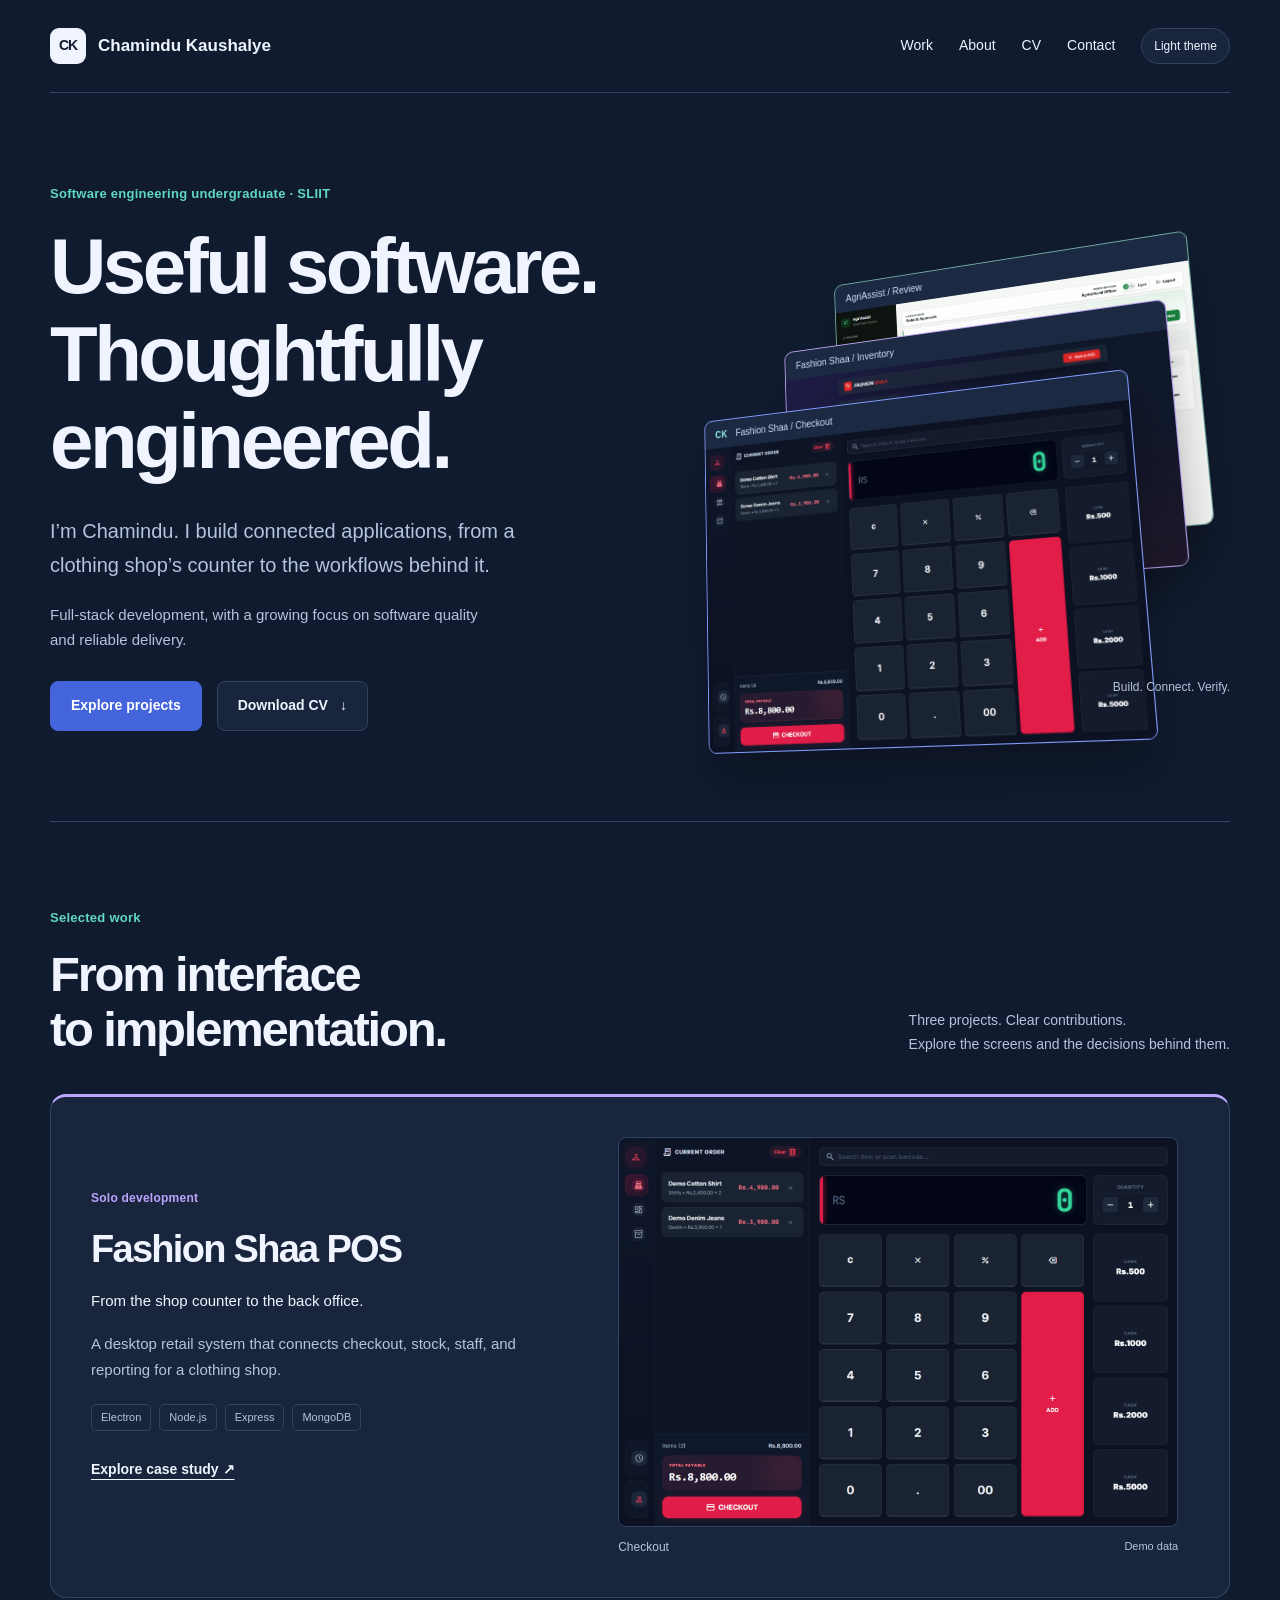
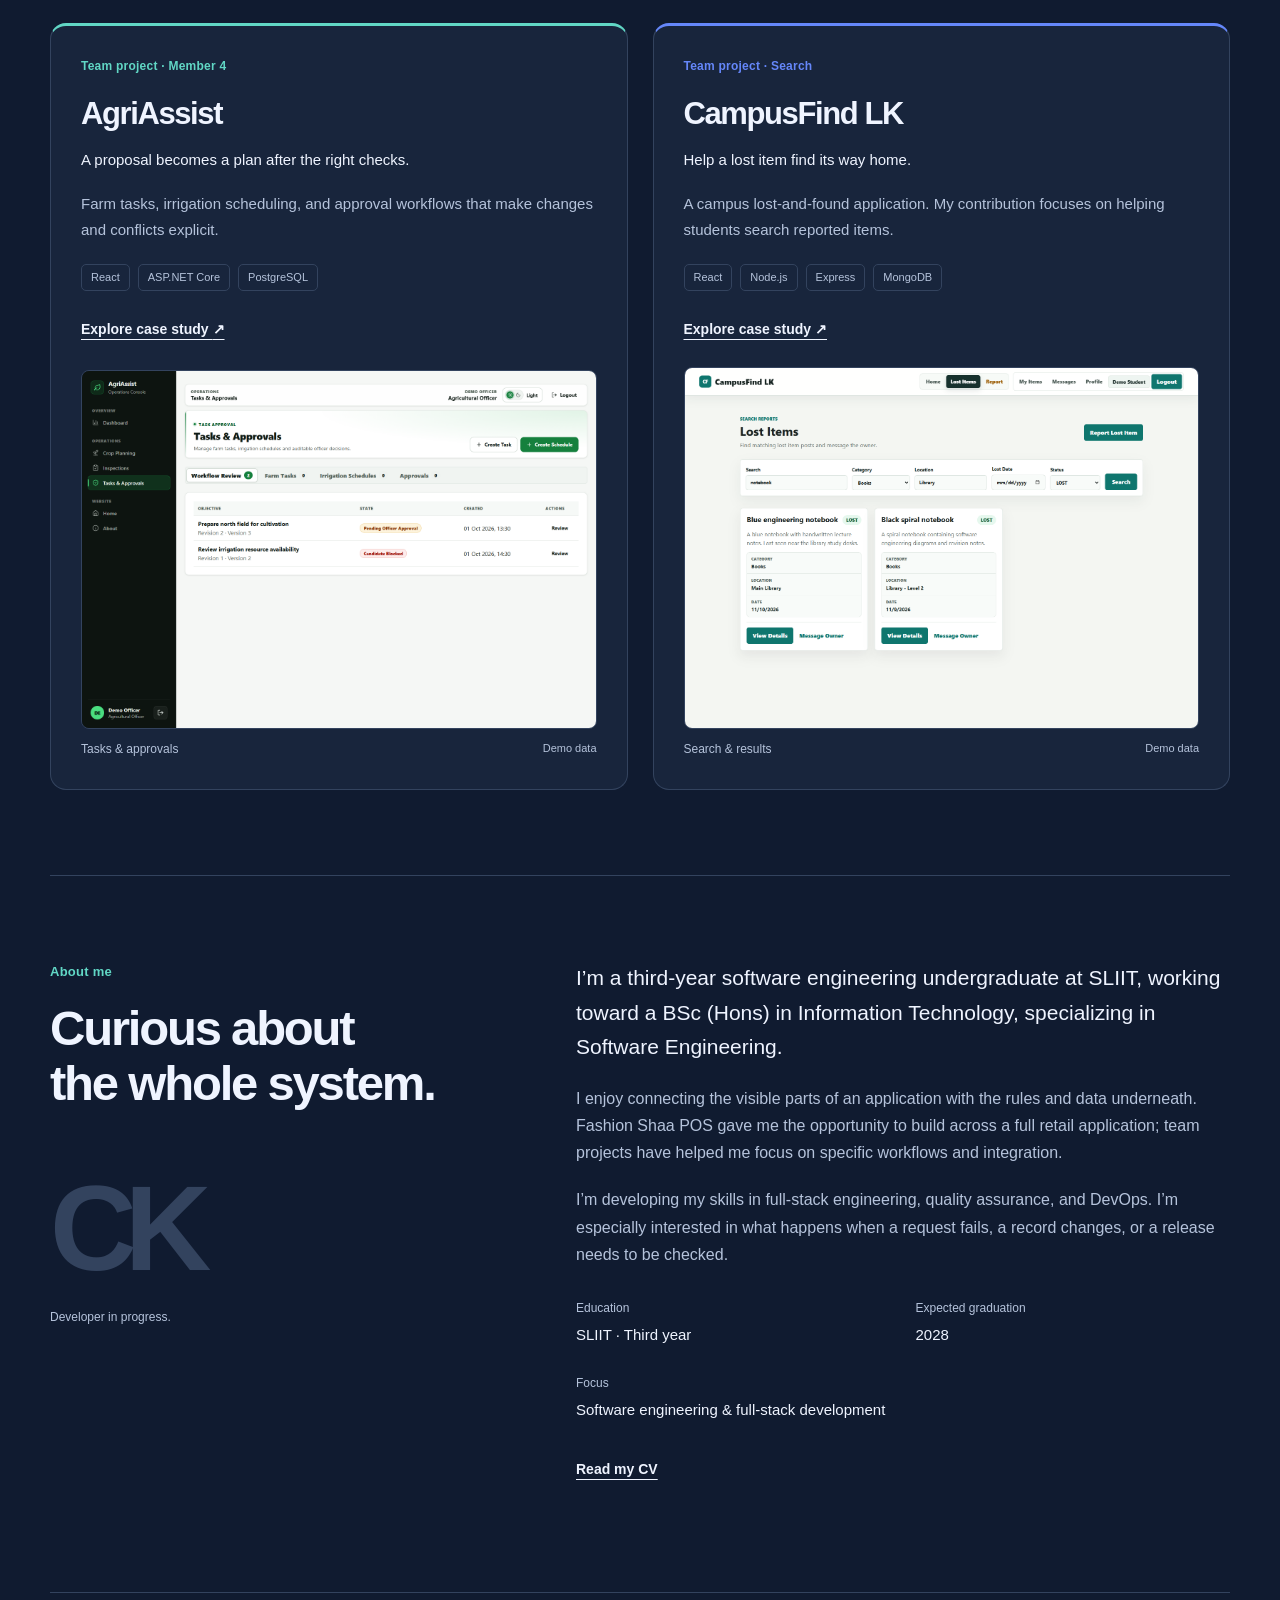
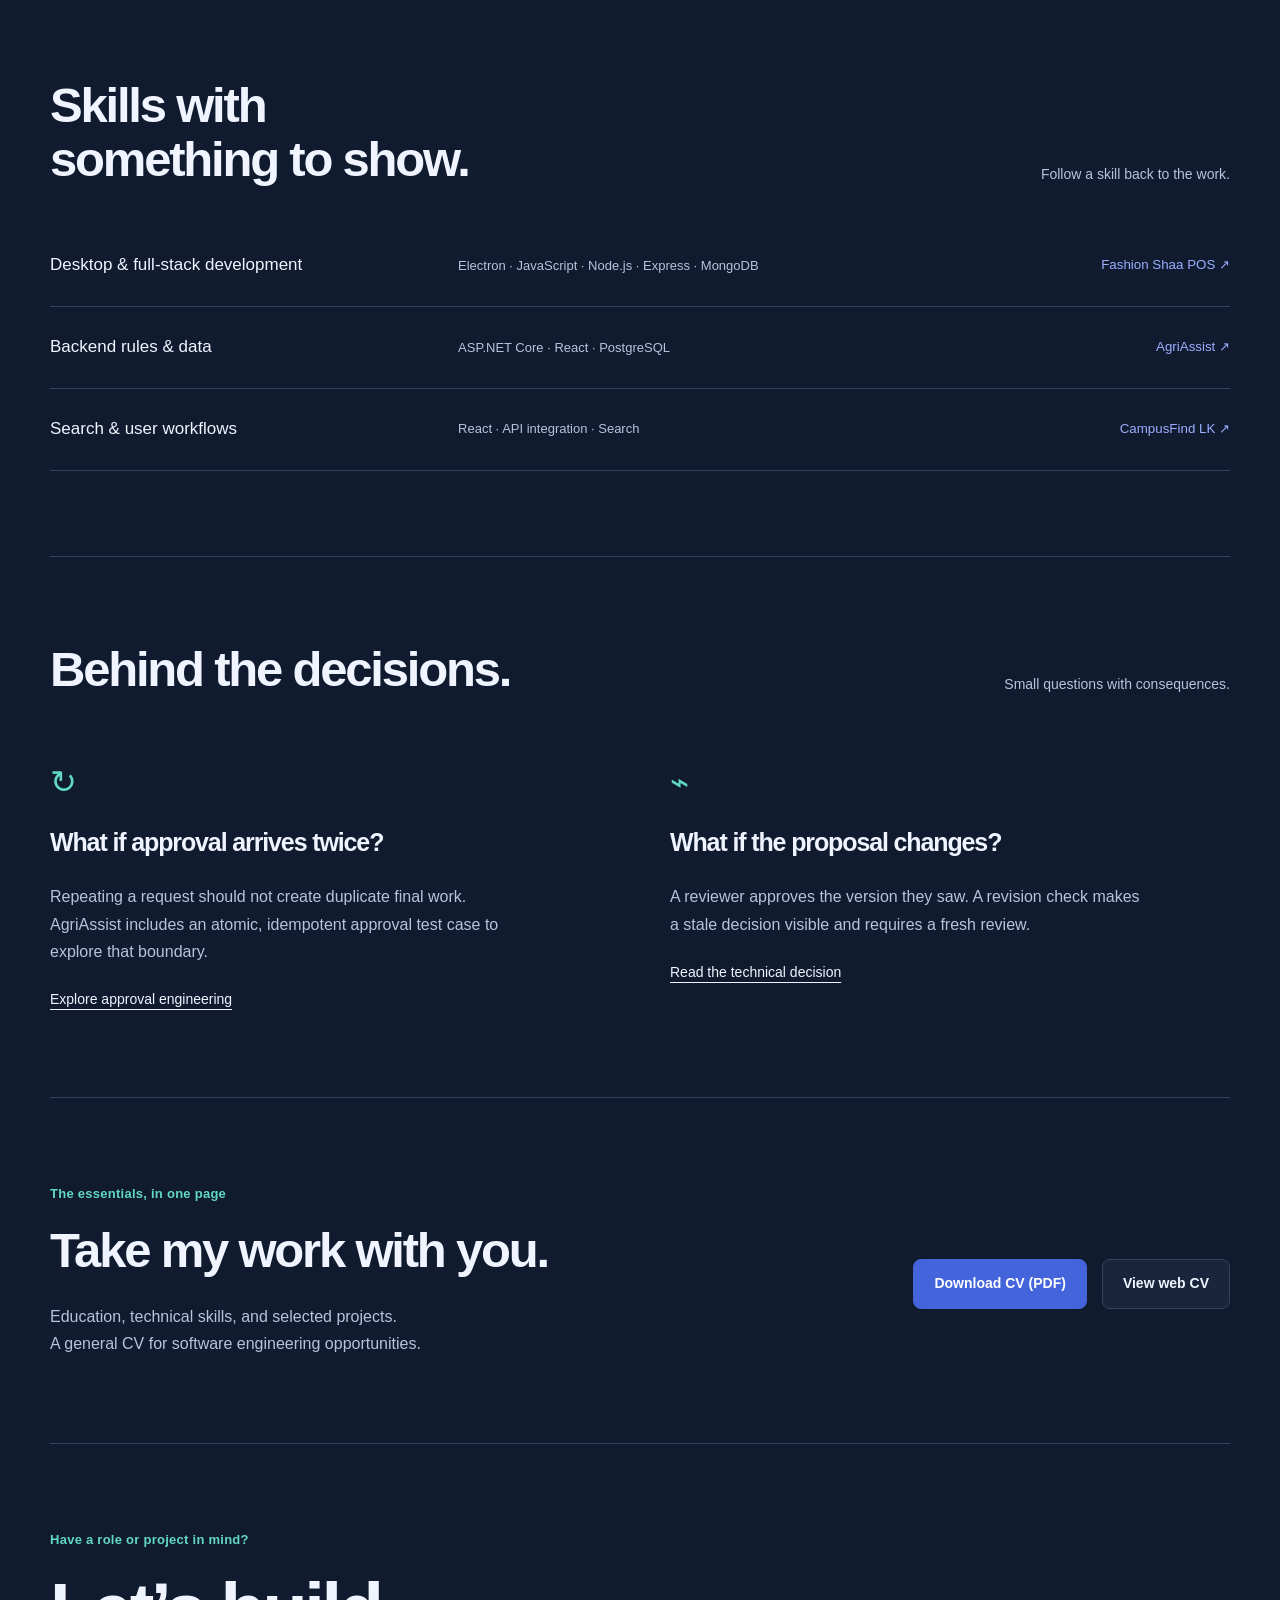
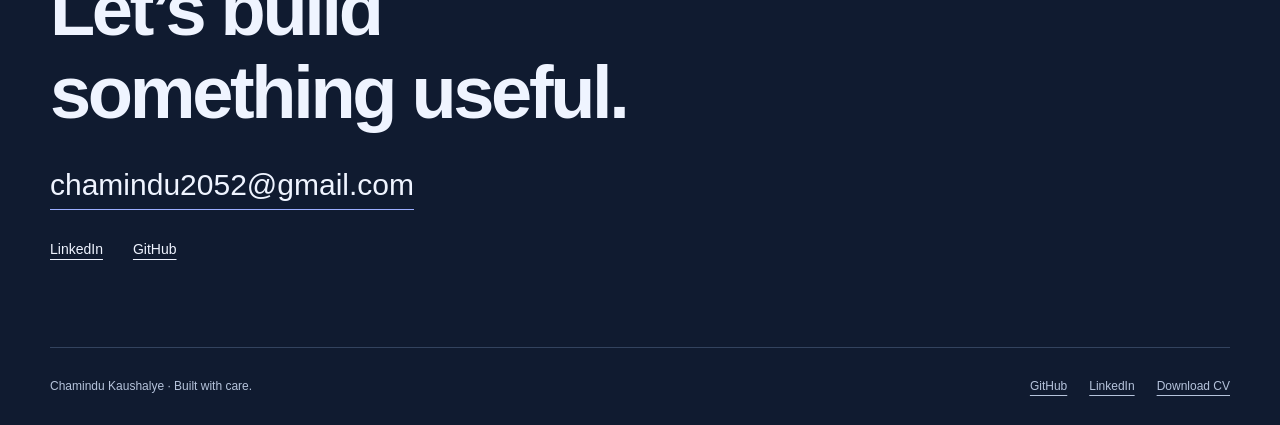
<file: index.html>
<!doctype html><html lang="en"><head><meta charset="utf-8"><meta name="viewport" content="width=device-width,initial-scale=1"><title>Software engineering &amp; full-stack development | Chamindu Kaushalye</title><meta name="description" content="Chamindu Kaushalye: SLIIT undergraduate building full-stack and desktop applications. Explore projects, engineering decisions, and CV."><meta name="theme-color" content="#101b30"><meta property="og:title" content="Software engineering &amp; full-stack development | Chamindu Kaushalye"><meta property="og:description" content="Chamindu Kaushalye: SLIIT undergraduate building full-stack and desktop applications. Explore projects, engineering decisions, and CV."><meta property="og:type" content="website"><meta property="og:url" content="https://kaushalye1234.github.io/Personal-Portfolio-Website/index.html"><meta property="og:image" content="https://kaushalye1234.github.io/Personal-Portfolio-Website/assets/pos-checkout.png"><meta name="twitter:card" content="summary_large_image"><link rel="canonical" href="https://kaushalye1234.github.io/Personal-Portfolio-Website/index.html"><link rel="icon" href="favicon.svg"><link rel="stylesheet" href="style.css"><script src="script.js" defer></script></head><body><a class="skip" href="#main">Skip to content</a><header class="site-header wrap"><a class="brand" href="index.html"><span class="brand-icon" aria-hidden="true">CK</span><span>Chamindu Kaushalye</span></a><nav aria-label="Main"><a href="index.html#work">Work</a><a href="index.html#about">About</a><a href="cv.html">CV</a><a href="index.html#contact">Contact</a><button class="theme-toggle" type="button" hidden>Light theme</button></nav></header><main id="main"><section class="hero wrap"><div class="hero-copy"><p class="kicker">Software engineering undergraduate · SLIIT</p><h1>Useful software.<br>Thoughtfully<br>engineered.</h1><p class="hero-intro">I’m Chamindu. I build connected applications, from a clothing shop’s counter to the workflows behind it.</p><p class="muted">Full-stack development, with a growing focus on software quality and reliable delivery.</p><div class="actions"><a class="button primary" href="#work">Explore projects</a><a class="button" href="assets/Chamindu-Kaushalye-CV.pdf" download>Download CV <span aria-hidden="true">↓</span></a></div></div><div class="workbench" aria-label="Project screens from Fashion Shaa POS and AgriAssist"><div class="bench-orbit" aria-hidden="true"></div><div class="bench-screen bench-back"><span>AgriAssist / Review</span><img src="assets/agriassist-review.png" alt="" width="1440" height="1000"></div><div class="bench-screen bench-middle"><span>Fashion Shaa / Inventory</span><img src="assets/pos-inventory.png" alt="" width="1920" height="1080"></div><div class="bench-screen bench-front"><span><b>CK</b> Fashion Shaa / Checkout</span><img src="assets/pos-checkout.png" alt="" width="1440" height="1000"></div><p class="bench-caption">Build. Connect. Verify.</p></div></section>
 <section id="work" class="wrap section"><div class="section-heading"><div><p class="kicker">Selected work</p><h2>From interface<br>to implementation.</h2></div><p>Three projects. Clear contributions.<br>Explore the screens and the decisions behind them.</p></div><article id="fashion-shaa" class="project violet featured"><div class="project-copy"><p class="kicker">Solo development</p><h3><a href="projects/fashion-shaa.html">Fashion Shaa POS</a></h3><p class="project-headline">From the shop counter to the back office.</p><p>A desktop retail system that connects checkout, stock, staff, and reporting for a clothing shop.</p><ul class="tags"><li>Electron</li><li>Node.js</li><li>Express</li><li>MongoDB</li></ul><a class="text-link" href="projects/fashion-shaa.html">Explore case study <span aria-hidden="true">↗</span></a></div><figure class="screen"><a href="projects/fashion-shaa.html" ><img src="assets/pos-checkout.png" alt="Cashier interface with synthetic clothing items, quantities, cart totals, and checkout controls." loading="lazy" width="1440" height="1000"></a><figcaption>Checkout <span>Demo data</span></figcaption></figure></article><div class="project-pair"><article id="agriassist" class="project mint "><div class="project-copy"><p class="kicker">Team project · Member 4</p><h3><a href="projects/agriassist.html">AgriAssist</a></h3><p class="project-headline">A proposal becomes a plan after the right checks.</p><p>Farm tasks, irrigation scheduling, and approval workflows that make changes and conflicts explicit.</p><ul class="tags"><li>React</li><li>ASP.NET Core</li><li>PostgreSQL</li></ul><a class="text-link" href="projects/agriassist.html">Explore case study <span aria-hidden="true">↗</span></a></div><figure class="screen"><a href="projects/agriassist.html" ><img src="assets/agriassist-review.png" alt="AgriAssist review interface with a pending proposal and a blocked candidate, using demo records." loading="lazy" width="1440" height="1000"></a><figcaption>Tasks & approvals <span>Demo data</span></figcaption></figure></article><article id="campusfind" class="project blue "><div class="project-copy"><p class="kicker">Team project · Search</p><h3><a href="projects/campusfind.html">CampusFind LK</a></h3><p class="project-headline">Help a lost item find its way home.</p><p>A campus lost-and-found application. My contribution focuses on helping students search reported items.</p><ul class="tags"><li>React</li><li>Node.js</li><li>Express</li><li>MongoDB</li></ul><a class="text-link" href="projects/campusfind.html">Explore case study <span aria-hidden="true">↗</span></a></div><figure class="screen"><a href="projects/campusfind.html" ><img src="assets/campusfind-search.png" alt="CampusFind lost-item search interface with synthetic campus reports." loading="lazy" width="1440" height="1009"></a><figcaption>Search & results <span>Demo data</span></figcaption></figure></article></div></section>
 <section id="about" class="wrap section about"><div><p class="kicker">About me</p><h2>Curious about<br>the whole system.</h2><div class="identity-mark" aria-hidden="true">CK<span>Developer in progress.</span></div></div><div class="about-copy"><p class="large">I’m a third-year software engineering undergraduate at SLIIT, working toward a BSc (Hons) in Information Technology, specializing in Software Engineering.</p><p>I enjoy connecting the visible parts of an application with the rules and data underneath. Fashion Shaa POS gave me the opportunity to build across a full retail application; team projects have helped me focus on specific workflows and integration.</p><p>I’m developing my skills in full-stack engineering, quality assurance, and DevOps. I’m especially interested in what happens when a request fails, a record changes, or a release needs to be checked.</p><dl class="facts"><div><dt>Education</dt><dd>SLIIT · Third year</dd></div><div><dt>Expected graduation</dt><dd>2028</dd></div><div><dt>Focus</dt><dd>Software engineering & full-stack development</dd></div></dl><a class="text-link" href="cv.html">Read my CV</a></div></section>
 <section class="wrap section"><div class="section-heading"><h2>Skills with<br>something to show.</h2><p>Follow a skill back to the work.</p></div><div class="skills-list"><a href="projects/fashion-shaa.html"><span>Desktop & full-stack development</span><strong>Electron · JavaScript · Node.js · Express · MongoDB</strong><small>Fashion Shaa POS ↗</small></a><a href="projects/agriassist.html"><span>Backend rules & data</span><strong>ASP.NET Core · React · PostgreSQL</strong><small>AgriAssist ↗</small></a><a href="projects/campusfind.html"><span>Search & user workflows</span><strong>React · API integration · Search</strong><small>CampusFind LK ↗</small></a></div></section>
 <section id="notes" class="wrap section"><div class="section-heading"><h2>Behind the decisions.</h2><p>Small questions with consequences.</p></div><div class="notes-grid"><article><span class="note-symbol" aria-hidden="true">↻</span><h3>What if approval arrives twice?</h3><p>Repeating a request should not create duplicate final work. AgriAssist includes an atomic, idempotent approval test case to explore that boundary.</p><a href="projects/agriassist.html#engineering">Explore approval engineering</a></article><article><span class="note-symbol" aria-hidden="true">⌁</span><h3>What if the proposal changes?</h3><p>A reviewer approves the version they saw. A revision check makes a stale decision visible and requires a fresh review.</p><a href="projects/agriassist.html#engineering">Read the technical decision</a></article></div></section>
 <section id="cv" class="wrap section cv-banner"><div><p class="kicker">The essentials, in one page</p><h2>Take my work with you.</h2><p>Education, technical skills, and selected projects.<br>A general CV for software engineering opportunities.</p></div><div class="actions"><a class="button primary" href="assets/Chamindu-Kaushalye-CV.pdf" download>Download CV (PDF)</a><a class="button" href="cv.html">View web CV</a></div></section>
 <section id="contact" class="wrap section contact"><p class="kicker">Have a role or project in mind?</p><h2>Let’s build<br>something useful.</h2><a class="contact-email" href="mailto:chamindu2052@gmail.com">chamindu2052@gmail.com</a><div class="actions"><a href="https://www.linkedin.com/in/chamindu-kaushalya-gunarathne-991829351/">LinkedIn</a><a href="https://github.com/kaushalye1234">GitHub</a></div></section></main><footer class="wrap"><span>Chamindu Kaushalye · Built with care.</span><div><a href="https://github.com/kaushalye1234">GitHub</a><a href="https://www.linkedin.com/in/chamindu-kaushalya-gunarathne-991829351/">LinkedIn</a><a href="assets/Chamindu-Kaushalye-CV.pdf" download>Download CV</a></div></footer></body></html>
</file>
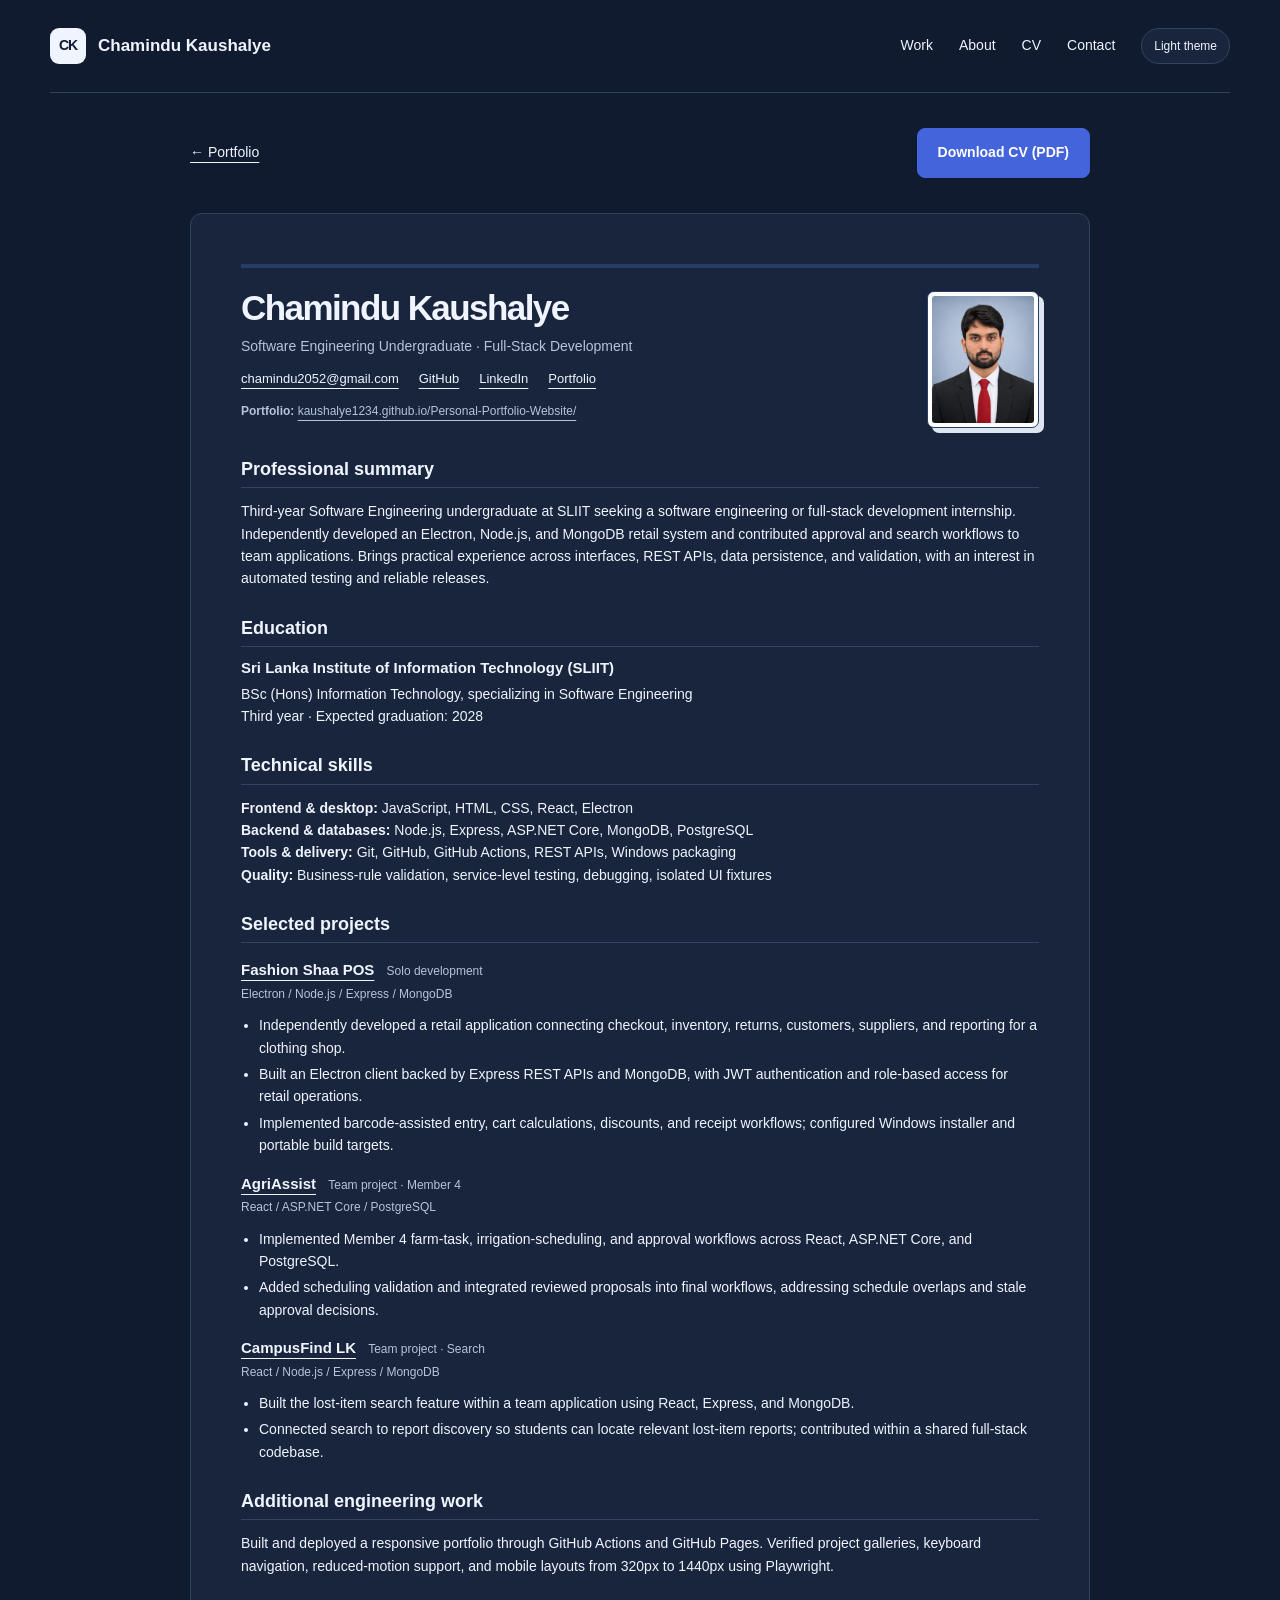
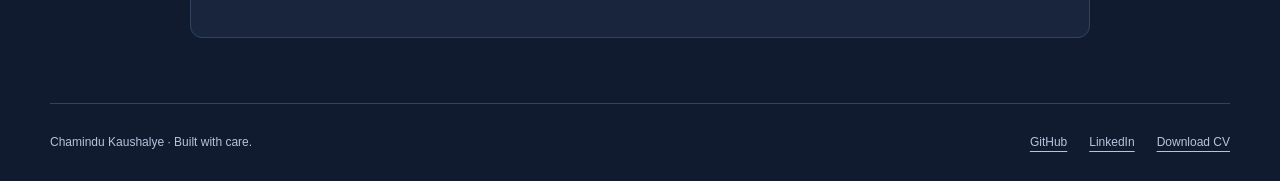
<file: cv.html>
<!doctype html><html lang="en"><head><meta charset="utf-8"><meta name="viewport" content="width=device-width,initial-scale=1"><title>CV | Chamindu Kaushalye</title><meta name="description" content="Education, skills, and selected projects by Chamindu Kaushalye."><meta name="theme-color" content="#101b30"><meta property="og:title" content="CV | Chamindu Kaushalye"><meta property="og:description" content="Education, skills, and selected projects by Chamindu Kaushalye."><meta property="og:type" content="website"><meta property="og:url" content="https://kaushalye1234.github.io/Personal-Portfolio-Website/cv.html"><meta property="og:image" content="https://kaushalye1234.github.io/Personal-Portfolio-Website/assets/pos-checkout.png"><meta name="twitter:card" content="summary_large_image"><link rel="canonical" href="https://kaushalye1234.github.io/Personal-Portfolio-Website/cv.html"><link rel="icon" href="favicon.svg"><link rel="stylesheet" href="style.css"><script src="script.js" defer></script></head><body><a class="skip" href="#main">Skip to content</a><header class="site-header wrap"><a class="brand" href="index.html"><span class="brand-icon" aria-hidden="true">CK</span><span>Chamindu Kaushalye</span></a><nav aria-label="Main"><a href="index.html#work">Work</a><a href="index.html#about">About</a><a href="cv.html">CV</a><a href="index.html#contact">Contact</a><button class="theme-toggle" type="button" hidden>Light theme</button></nav></header><main id="main" class="wrap cv-page"><div class="cv-toolbar"><a href="index.html">← Portfolio</a><a class="button primary" href="assets/Chamindu-Kaushalye-CV.pdf" download>Download CV (PDF)</a></div><article class="resume"><div class="resume-header"><div class="resume-heading"><h1>Chamindu Kaushalye</h1><p class="resume-title">Software Engineering Undergraduate · Full-Stack Development</p><div class="resume-links"><a href="mailto:chamindu2052@gmail.com">chamindu2052@gmail.com</a><a href="https://github.com/kaushalye1234">GitHub</a><a href="https://www.linkedin.com/in/chamindu-kaushalya-gunarathne-991829351/">LinkedIn</a><a href="https://kaushalye1234.github.io/Personal-Portfolio-Website/">Portfolio</a></div><p class="resume-portfolio"><strong>Portfolio:</strong> <a href="https://kaushalye1234.github.io/Personal-Portfolio-Website/">kaushalye1234.github.io/Personal-Portfolio-Website/</a></p></div><figure class="resume-photo"><img src="assets/chamindu-professional-portrait.png" alt="Professional portrait of Chamindu Kaushalye" width="1120" height="1400"></figure></div><section><h2>Professional summary</h2><p>Third-year Software Engineering undergraduate at SLIIT seeking a software engineering or full-stack development internship. Independently developed an Electron, Node.js, and MongoDB retail system and contributed approval and search workflows to team applications. Brings practical experience across interfaces, REST APIs, data persistence, and validation, with an interest in automated testing and reliable releases.</p></section><section><h2>Education</h2><h3>Sri Lanka Institute of Information Technology (SLIIT)</h3><p>BSc (Hons) Information Technology, specializing in Software Engineering<br>Third year · Expected graduation: 2028</p></section><section><h2>Technical skills</h2><p><strong>Frontend & desktop:</strong> JavaScript, HTML, CSS, React, Electron<br><strong>Backend & databases:</strong> Node.js, Express, ASP.NET Core, MongoDB, PostgreSQL<br><strong>Tools & delivery:</strong> Git, GitHub, GitHub Actions, REST APIs, Windows packaging<br><strong>Quality:</strong> Business-rule validation, service-level testing, debugging, isolated UI fixtures</p></section><section><h2>Selected projects</h2><div class="resume-project"><h3><a href="https://github.com/kaushalye1234/POS-">Fashion Shaa POS</a> <span>Solo development</span></h3><p class="resume-stack">Electron / Node.js / Express / MongoDB</p><ul><li>Independently developed a retail application connecting checkout, inventory, returns, customers, suppliers, and reporting for a clothing shop.</li><li>Built an Electron client backed by Express REST APIs and MongoDB, with JWT authentication and role-based access for retail operations.</li><li>Implemented barcode-assisted entry, cart calculations, discounts, and receipt workflows; configured Windows installer and portable build targets.</li></ul></div><div class="resume-project"><h3><a href="https://github.com/kaushalye1234/Intelligent-Pre-Cultivation-Farm-Planning-and-Management-System">AgriAssist</a> <span>Team project · Member 4</span></h3><p class="resume-stack">React / ASP.NET Core / PostgreSQL</p><ul><li>Implemented Member 4 farm-task, irrigation-scheduling, and approval workflows across React, ASP.NET Core, and PostgreSQL.</li><li>Added scheduling validation and integrated reviewed proposals into final workflows, addressing schedule overlaps and stale approval decisions.</li></ul></div><div class="resume-project"><h3><a href="https://github.com/kaushalye1234/Mini-Hackathon">CampusFind LK</a> <span>Team project · Search</span></h3><p class="resume-stack">React / Node.js / Express / MongoDB</p><ul><li>Built the lost-item search feature within a team application using React, Express, and MongoDB.</li><li>Connected search to report discovery so students can locate relevant lost-item reports; contributed within a shared full-stack codebase.</li></ul></div></section><section><h2>Additional engineering work</h2><p>Built and deployed a responsive portfolio through GitHub Actions and GitHub Pages. Verified project galleries, keyboard navigation, reduced-motion support, and mobile layouts from 320px to 1440px using Playwright.</p></section></article></main><footer class="wrap"><span>Chamindu Kaushalye · Built with care.</span><div><a href="https://github.com/kaushalye1234">GitHub</a><a href="https://www.linkedin.com/in/chamindu-kaushalya-gunarathne-991829351/">LinkedIn</a><a href="assets/Chamindu-Kaushalye-CV.pdf" download>Download CV</a></div></footer></body></html>
</file>
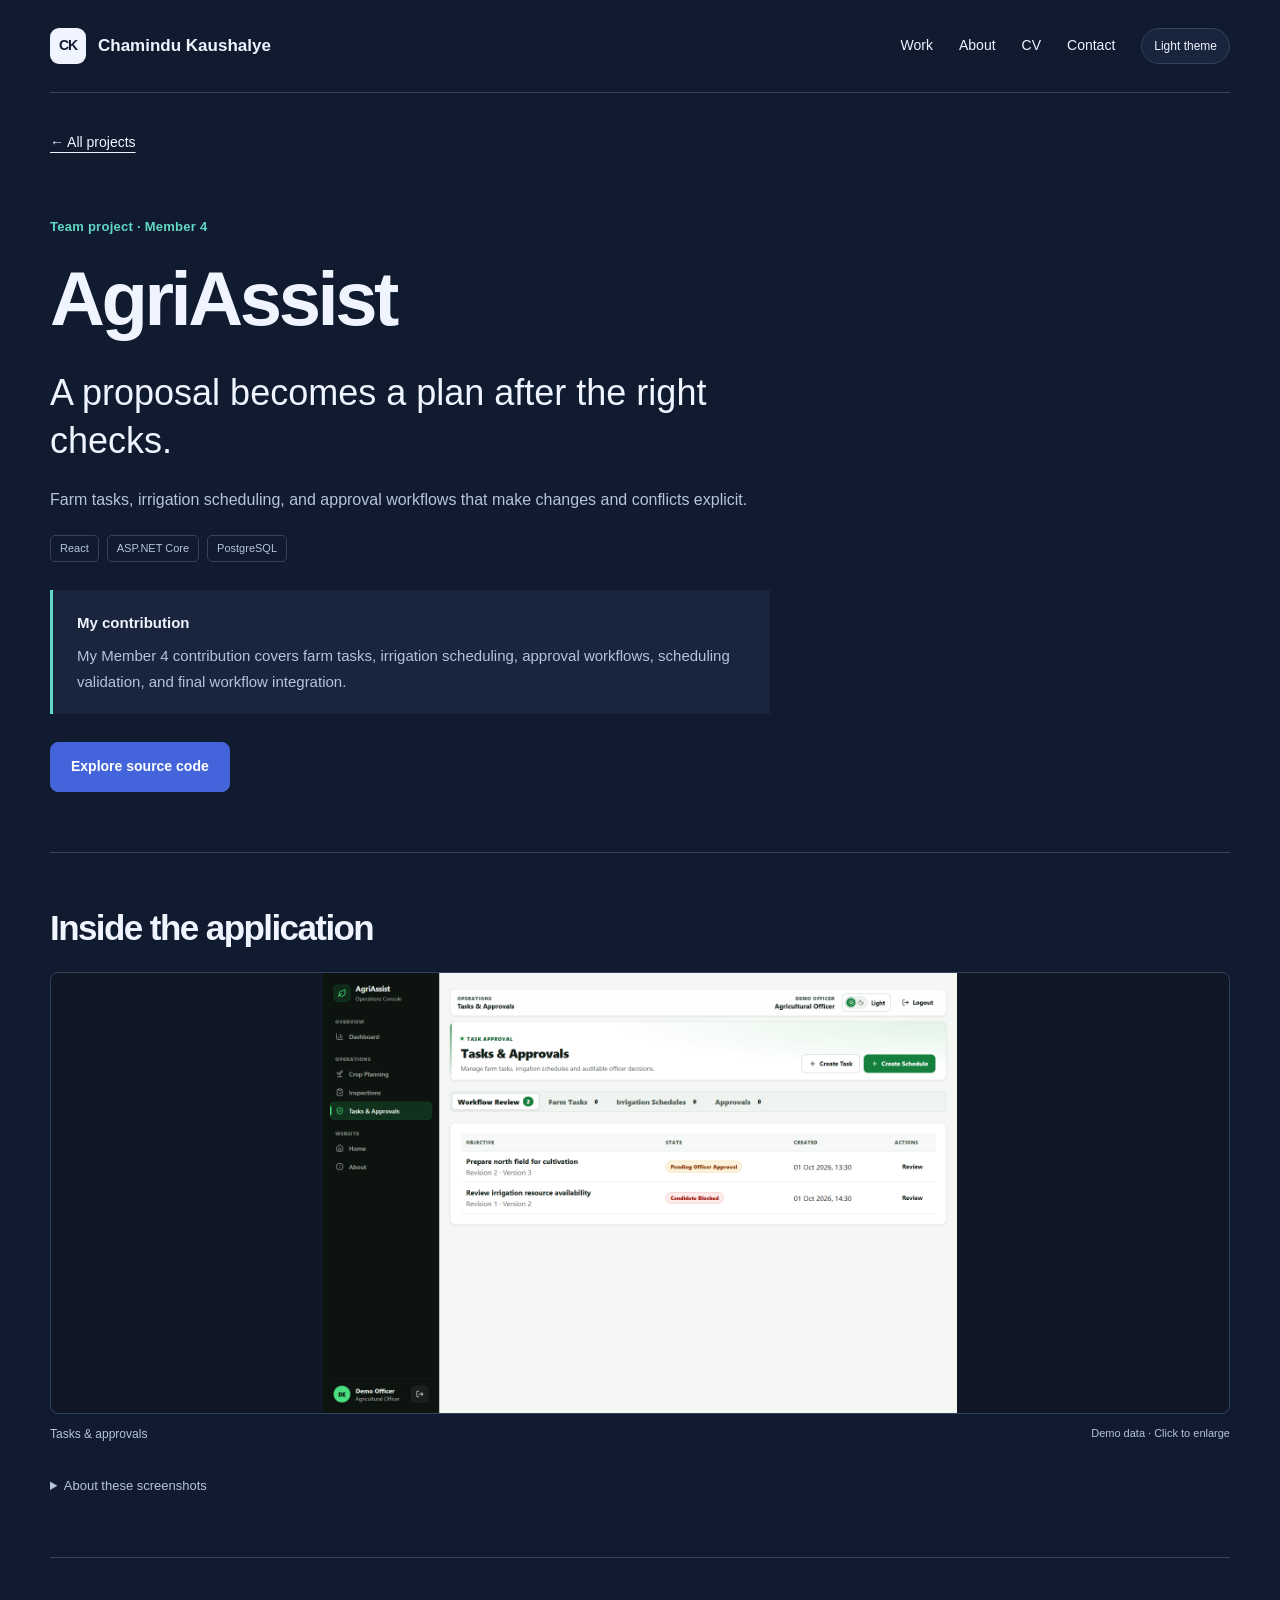
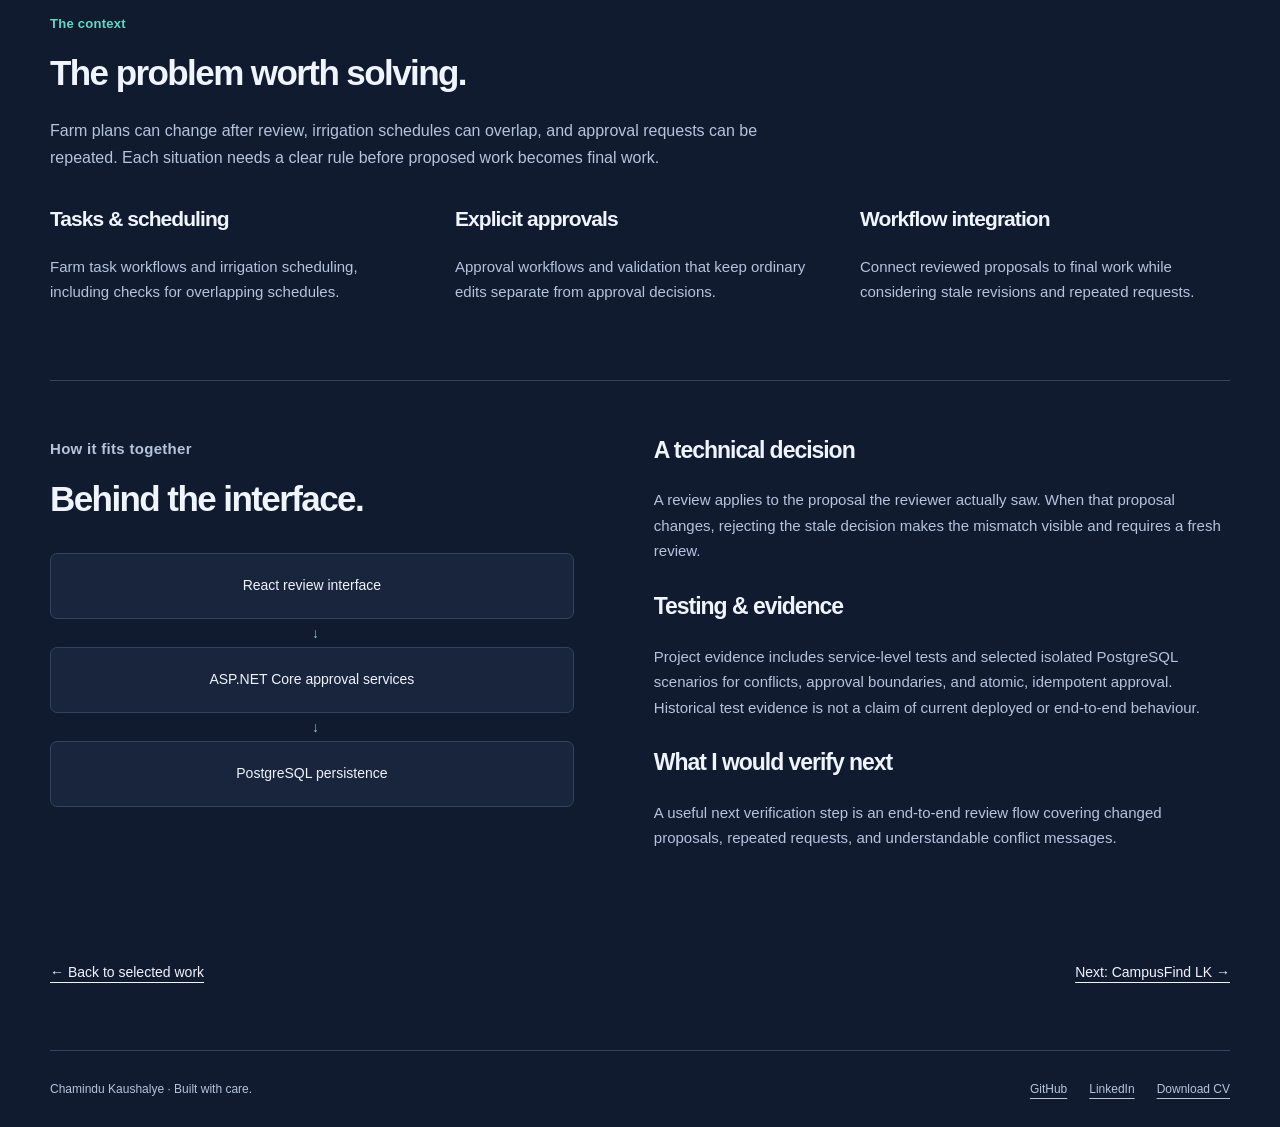
<file: projects/agriassist.html>
<!doctype html><html lang="en"><head><meta charset="utf-8"><meta name="viewport" content="width=device-width,initial-scale=1"><title>AgriAssist | Chamindu Kaushalye</title><meta name="description" content="Farm tasks, irrigation scheduling, and approval workflows that make changes and conflicts explicit."><meta name="theme-color" content="#101b30"><meta property="og:title" content="AgriAssist | Chamindu Kaushalye"><meta property="og:description" content="Farm tasks, irrigation scheduling, and approval workflows that make changes and conflicts explicit."><meta property="og:type" content="website"><meta property="og:url" content="https://kaushalye1234.github.io/Personal-Portfolio-Website/projects/agriassist.html"><meta property="og:image" content="https://kaushalye1234.github.io/Personal-Portfolio-Website/assets/pos-checkout.png"><meta name="twitter:card" content="summary_large_image"><link rel="canonical" href="https://kaushalye1234.github.io/Personal-Portfolio-Website/projects/agriassist.html"><link rel="icon" href="../favicon.svg"><link rel="stylesheet" href="../style.css"><script src="../script.js" defer></script></head><body><a class="skip" href="#main">Skip to content</a><header class="site-header wrap"><a class="brand" href="../index.html"><span class="brand-icon" aria-hidden="true">CK</span><span>Chamindu Kaushalye</span></a><nav aria-label="Main"><a href="../index.html#work">Work</a><a href="../index.html#about">About</a><a href="../cv.html">CV</a><a href="../index.html#contact">Contact</a><button class="theme-toggle" type="button" hidden>Light theme</button></nav></header><main id="main" class="wrap case-page mint"><a class="back-link" href="../index.html#work">← All projects</a><section class="case-hero"><p class="kicker">Team project · Member 4</p><h1>AgriAssist</h1><p class="case-lede">A proposal becomes a plan after the right checks.</p><p>Farm tasks, irrigation scheduling, and approval workflows that make changes and conflicts explicit.</p><ul class="tags"><li>React</li><li>ASP.NET Core</li><li>PostgreSQL</li></ul><p class="role"><strong>My contribution</strong>My Member 4 contribution covers farm tasks, irrigation scheduling, approval workflows, scheduling validation, and final workflow integration.</p><a class="button primary" href="https://github.com/kaushalye1234/Intelligent-Pre-Cultivation-Farm-Planning-and-Management-System">Explore source code</a></section><section class="case-section"><h2>Inside the application</h2><div class="screenshots"><figure class="screen"><a href="../assets/agriassist-review.png" data-gallery-item><img src="../assets/agriassist-review.png" alt="AgriAssist review interface with a pending proposal and a blocked candidate, using demo records." loading="lazy" width="1440" height="1000"></a><figcaption>Tasks & approvals <span>Demo data · Click to enlarge</span></figcaption></figure></div><details class="provenance"><summary>About these screenshots</summary><p>Captured from the actual local React Tasks and Approvals screen with synthetic workflow records and mocked API responses. No live backend or farm data was used. The architecture shown focuses on my web approval area within a larger team project.</p></details></section><section class="case-section"><p class="kicker">The context</p><h2>The problem worth solving.</h2><p class="reading">Farm plans can change after review, irrigation schedules can overlap, and approval requests can be repeated. Each situation needs a clear rule before proposed work becomes final work.</p><div class="contribution-grid"><article><h3>Tasks & scheduling</h3><p>Farm task workflows and irrigation scheduling, including checks for overlapping schedules.</p></article><article><h3>Explicit approvals</h3><p>Approval workflows and validation that keep ordinary edits separate from approval decisions.</p></article><article><h3>Workflow integration</h3><p>Connect reviewed proposals to final work while considering stale revisions and repeated requests.</p></article></div></section><section id="engineering" class="case-section engineering"><div><p class="kicker">How it fits together</p><h2>Behind the interface.</h2><div class="architecture"><div>React review interface</div><div>ASP.NET Core approval services</div><div>PostgreSQL persistence</div></div></div><div><h3>A technical decision</h3><p>A review applies to the proposal the reviewer actually saw. When that proposal changes, rejecting the stale decision makes the mismatch visible and requires a fresh review.</p><h3>Testing & evidence</h3><p>Project evidence includes service-level tests and selected isolated PostgreSQL scenarios for conflicts, approval boundaries, and atomic, idempotent approval. Historical test evidence is not a claim of current deployed or end-to-end behaviour.</p><h3>What I would verify next</h3><p>A useful next verification step is an end-to-end review flow covering changed proposals, repeated requests, and understandable conflict messages.</p></div></section><div class="case-bottom"><a href="../index.html#work">← Back to selected work</a><a href="campusfind.html">Next: CampusFind LK →</a></div></main><dialog id="project-gallery" aria-labelledby="gallery-title"><div class="gallery-header"><h2 id="gallery-title">Project screenshots</h2><button id="gallery-close" type="button" autofocus>Close ×</button></div><div class="gallery-stage"><img id="gallery-image" alt=""></div><p id="gallery-caption"></p><div class="gallery-controls"><button id="gallery-prev" type="button" aria-label="Previous screenshot">← Previous</button><span id="gallery-count" aria-live="polite" aria-atomic="true"></span><button id="gallery-next" type="button" aria-label="Next screenshot">Next →</button></div><div id="gallery-thumbs" aria-label="Choose screenshot"></div><a id="gallery-original">Open original image</a></dialog><footer class="wrap"><span>Chamindu Kaushalye · Built with care.</span><div><a href="https://github.com/kaushalye1234">GitHub</a><a href="https://www.linkedin.com/in/chamindu-kaushalya-gunarathne-991829351/">LinkedIn</a><a href="../assets/Chamindu-Kaushalye-CV.pdf" download>Download CV</a></div></footer></body></html>
</file>
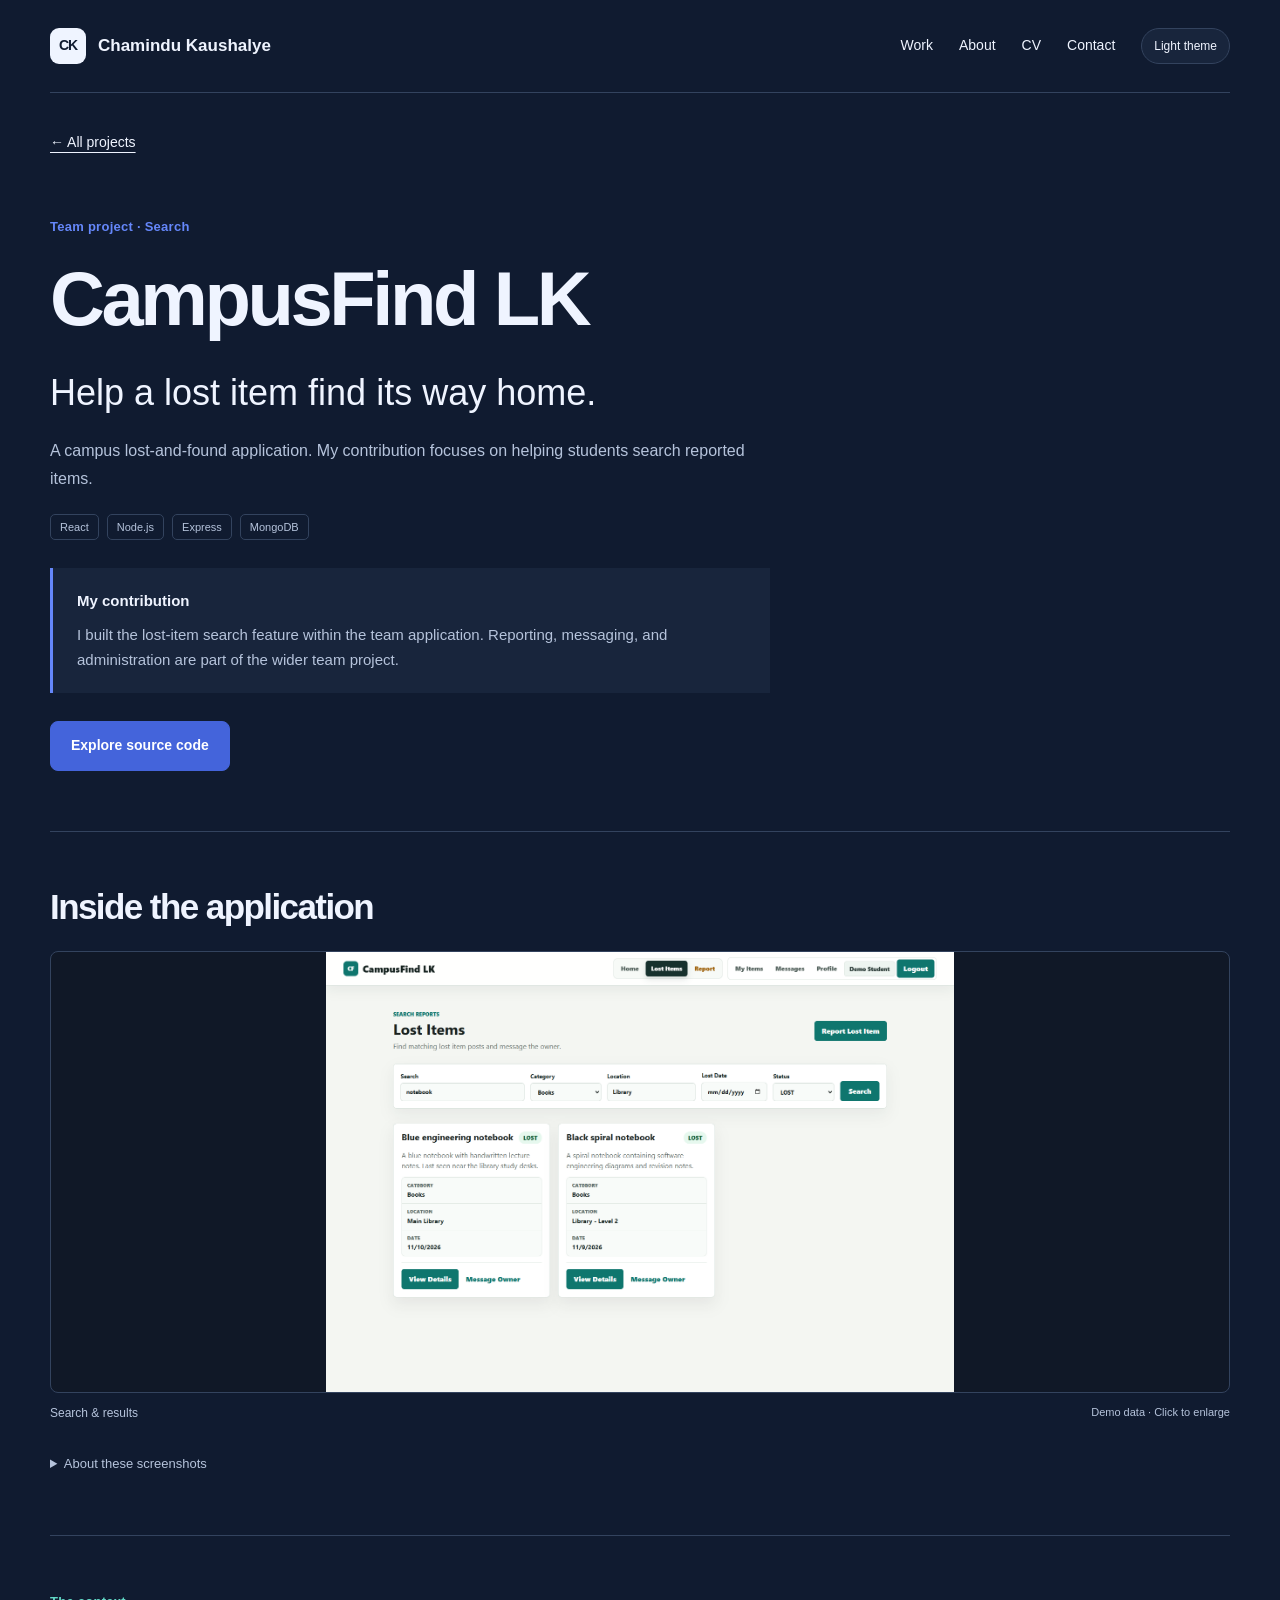
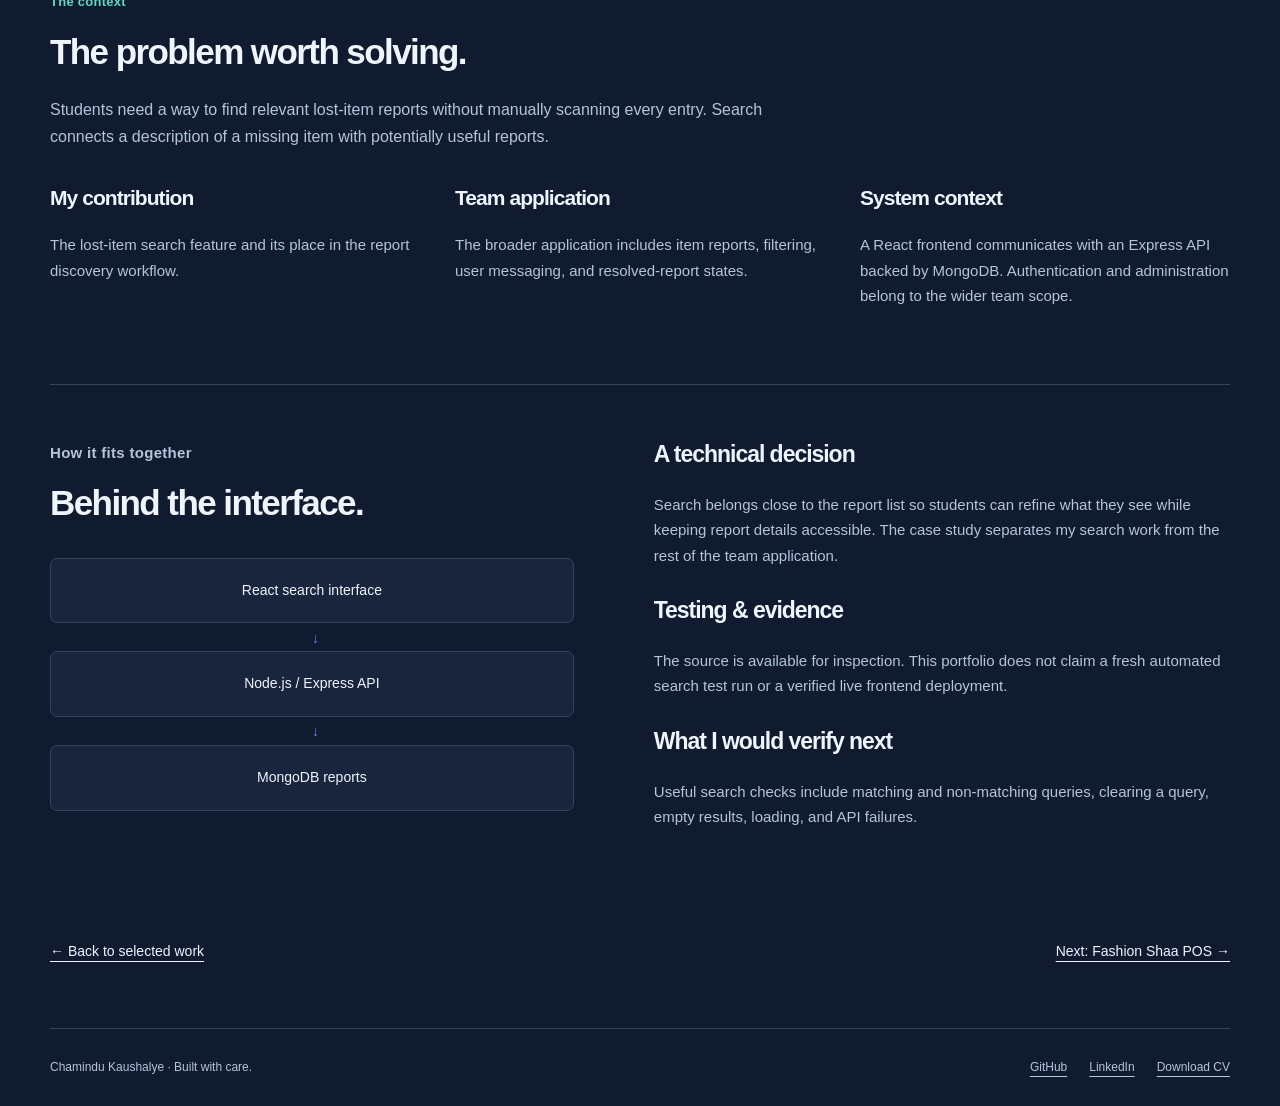
<file: projects/campusfind.html>
<!doctype html><html lang="en"><head><meta charset="utf-8"><meta name="viewport" content="width=device-width,initial-scale=1"><title>CampusFind LK | Chamindu Kaushalye</title><meta name="description" content="A campus lost-and-found application. My contribution focuses on helping students search reported items."><meta name="theme-color" content="#101b30"><meta property="og:title" content="CampusFind LK | Chamindu Kaushalye"><meta property="og:description" content="A campus lost-and-found application. My contribution focuses on helping students search reported items."><meta property="og:type" content="website"><meta property="og:url" content="https://kaushalye1234.github.io/Personal-Portfolio-Website/projects/campusfind.html"><meta property="og:image" content="https://kaushalye1234.github.io/Personal-Portfolio-Website/assets/pos-checkout.png"><meta name="twitter:card" content="summary_large_image"><link rel="canonical" href="https://kaushalye1234.github.io/Personal-Portfolio-Website/projects/campusfind.html"><link rel="icon" href="../favicon.svg"><link rel="stylesheet" href="../style.css"><script src="../script.js" defer></script></head><body><a class="skip" href="#main">Skip to content</a><header class="site-header wrap"><a class="brand" href="../index.html"><span class="brand-icon" aria-hidden="true">CK</span><span>Chamindu Kaushalye</span></a><nav aria-label="Main"><a href="../index.html#work">Work</a><a href="../index.html#about">About</a><a href="../cv.html">CV</a><a href="../index.html#contact">Contact</a><button class="theme-toggle" type="button" hidden>Light theme</button></nav></header><main id="main" class="wrap case-page blue"><a class="back-link" href="../index.html#work">← All projects</a><section class="case-hero"><p class="kicker">Team project · Search</p><h1>CampusFind LK</h1><p class="case-lede">Help a lost item find its way home.</p><p>A campus lost-and-found application. My contribution focuses on helping students search reported items.</p><ul class="tags"><li>React</li><li>Node.js</li><li>Express</li><li>MongoDB</li></ul><p class="role"><strong>My contribution</strong>I built the lost-item search feature within the team application. Reporting, messaging, and administration are part of the wider team project.</p><a class="button primary" href="https://github.com/kaushalye1234/Mini-Hackathon">Explore source code</a></section><section class="case-section"><h2>Inside the application</h2><div class="screenshots"><figure class="screen"><a href="../assets/campusfind-search.png" data-gallery-item><img src="../assets/campusfind-search.png" alt="CampusFind lost-item search interface with synthetic campus reports." loading="lazy" width="1440" height="1009"></a><figcaption>Search & results <span>Demo data · Click to enlarge</span></figcaption></figure></div><details class="provenance"><summary>About these screenshots</summary><p>Any screenshots shown here use the actual application interface with synthetic records and intercepted API responses. No real student reports or messages are used.</p></details></section><section class="case-section"><p class="kicker">The context</p><h2>The problem worth solving.</h2><p class="reading">Students need a way to find relevant lost-item reports without manually scanning every entry. Search connects a description of a missing item with potentially useful reports.</p><div class="contribution-grid"><article><h3>My contribution</h3><p>The lost-item search feature and its place in the report discovery workflow.</p></article><article><h3>Team application</h3><p>The broader application includes item reports, filtering, user messaging, and resolved-report states.</p></article><article><h3>System context</h3><p>A React frontend communicates with an Express API backed by MongoDB. Authentication and administration belong to the wider team scope.</p></article></div></section><section id="engineering" class="case-section engineering"><div><p class="kicker">How it fits together</p><h2>Behind the interface.</h2><div class="architecture"><div>React search interface</div><div>Node.js / Express API</div><div>MongoDB reports</div></div></div><div><h3>A technical decision</h3><p>Search belongs close to the report list so students can refine what they see while keeping report details accessible. The case study separates my search work from the rest of the team application.</p><h3>Testing & evidence</h3><p>The source is available for inspection. This portfolio does not claim a fresh automated search test run or a verified live frontend deployment.</p><h3>What I would verify next</h3><p>Useful search checks include matching and non-matching queries, clearing a query, empty results, loading, and API failures.</p></div></section><div class="case-bottom"><a href="../index.html#work">← Back to selected work</a><a href="fashion-shaa.html">Next: Fashion Shaa POS →</a></div></main><dialog id="project-gallery" aria-labelledby="gallery-title"><div class="gallery-header"><h2 id="gallery-title">Project screenshots</h2><button id="gallery-close" type="button" autofocus>Close ×</button></div><div class="gallery-stage"><img id="gallery-image" alt=""></div><p id="gallery-caption"></p><div class="gallery-controls"><button id="gallery-prev" type="button" aria-label="Previous screenshot">← Previous</button><span id="gallery-count" aria-live="polite" aria-atomic="true"></span><button id="gallery-next" type="button" aria-label="Next screenshot">Next →</button></div><div id="gallery-thumbs" aria-label="Choose screenshot"></div><a id="gallery-original">Open original image</a></dialog><footer class="wrap"><span>Chamindu Kaushalye · Built with care.</span><div><a href="https://github.com/kaushalye1234">GitHub</a><a href="https://www.linkedin.com/in/chamindu-kaushalya-gunarathne-991829351/">LinkedIn</a><a href="../assets/Chamindu-Kaushalye-CV.pdf" download>Download CV</a></div></footer></body></html>
</file>
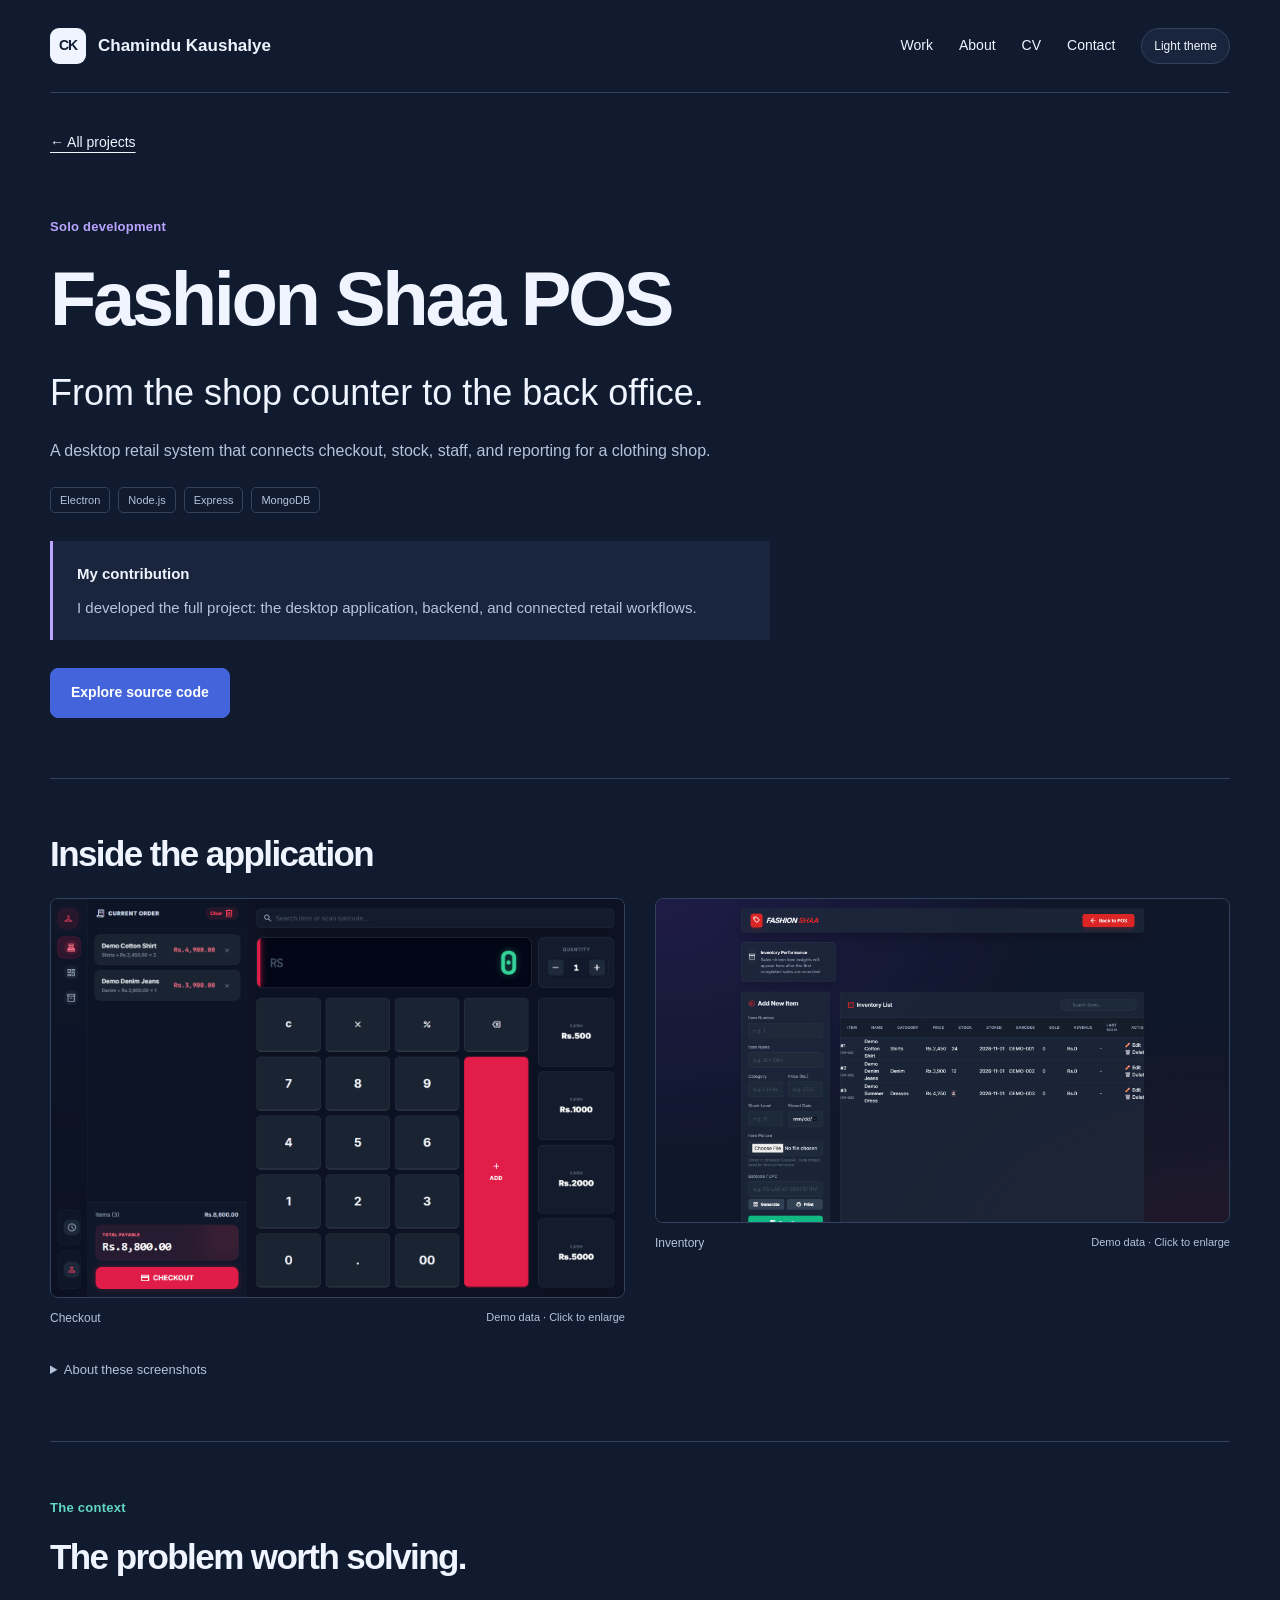
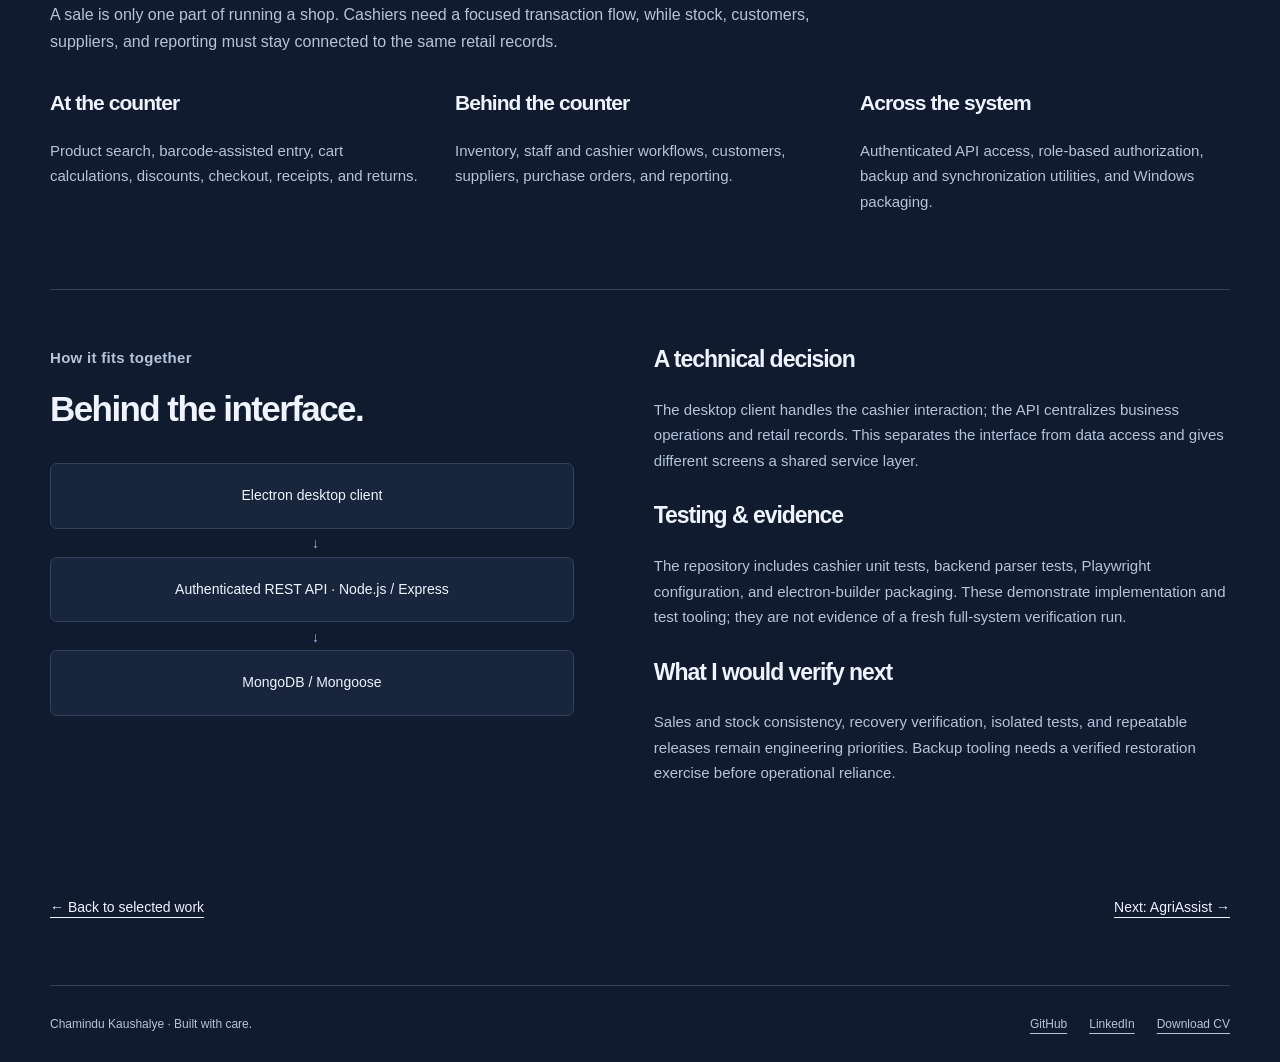
<file: projects/fashion-shaa.html>
<!doctype html><html lang="en"><head><meta charset="utf-8"><meta name="viewport" content="width=device-width,initial-scale=1"><title>Fashion Shaa POS | Chamindu Kaushalye</title><meta name="description" content="A desktop retail system that connects checkout, stock, staff, and reporting for a clothing shop."><meta name="theme-color" content="#101b30"><meta property="og:title" content="Fashion Shaa POS | Chamindu Kaushalye"><meta property="og:description" content="A desktop retail system that connects checkout, stock, staff, and reporting for a clothing shop."><meta property="og:type" content="website"><meta property="og:url" content="https://kaushalye1234.github.io/Personal-Portfolio-Website/projects/fashion-shaa.html"><meta property="og:image" content="https://kaushalye1234.github.io/Personal-Portfolio-Website/assets/pos-checkout.png"><meta name="twitter:card" content="summary_large_image"><link rel="canonical" href="https://kaushalye1234.github.io/Personal-Portfolio-Website/projects/fashion-shaa.html"><link rel="icon" href="../favicon.svg"><link rel="stylesheet" href="../style.css"><script src="../script.js" defer></script></head><body><a class="skip" href="#main">Skip to content</a><header class="site-header wrap"><a class="brand" href="../index.html"><span class="brand-icon" aria-hidden="true">CK</span><span>Chamindu Kaushalye</span></a><nav aria-label="Main"><a href="../index.html#work">Work</a><a href="../index.html#about">About</a><a href="../cv.html">CV</a><a href="../index.html#contact">Contact</a><button class="theme-toggle" type="button" hidden>Light theme</button></nav></header><main id="main" class="wrap case-page violet"><a class="back-link" href="../index.html#work">← All projects</a><section class="case-hero"><p class="kicker">Solo development</p><h1>Fashion Shaa POS</h1><p class="case-lede">From the shop counter to the back office.</p><p>A desktop retail system that connects checkout, stock, staff, and reporting for a clothing shop.</p><ul class="tags"><li>Electron</li><li>Node.js</li><li>Express</li><li>MongoDB</li></ul><p class="role"><strong>My contribution</strong>I developed the full project: the desktop application, backend, and connected retail workflows.</p><a class="button primary" href="https://github.com/kaushalye1234/POS-">Explore source code</a></section><section class="case-section"><h2>Inside the application</h2><div class="screenshots"><figure class="screen"><a href="../assets/pos-checkout.png" data-gallery-item><img src="../assets/pos-checkout.png" alt="Cashier interface with synthetic clothing items, quantities, cart totals, and checkout controls." loading="lazy" width="1440" height="1000"></a><figcaption>Checkout <span>Demo data · Click to enlarge</span></figcaption></figure><figure class="screen"><a href="../assets/pos-inventory.png" data-gallery-item><img src="../assets/pos-inventory.png" alt="Inventory interface showing three synthetic products with stock quantities and prices." loading="lazy" width="1920" height="1080"></a><figcaption>Inventory <span>Demo data · Click to enlarge</span></figcaption></figure></div><details class="provenance"><summary>About these screenshots</summary><p>Screens captured from the actual desktop frontend rendered in a browser. Products and API responses are synthetic. No shop database, payments, printers, or real customer records were used; the screenshots do not certify the native Electron runtime.</p></details></section><section class="case-section"><p class="kicker">The context</p><h2>The problem worth solving.</h2><p class="reading">A sale is only one part of running a shop. Cashiers need a focused transaction flow, while stock, customers, suppliers, and reporting must stay connected to the same retail records.</p><div class="contribution-grid"><article><h3>At the counter</h3><p>Product search, barcode-assisted entry, cart calculations, discounts, checkout, receipts, and returns.</p></article><article><h3>Behind the counter</h3><p>Inventory, staff and cashier workflows, customers, suppliers, purchase orders, and reporting.</p></article><article><h3>Across the system</h3><p>Authenticated API access, role-based authorization, backup and synchronization utilities, and Windows packaging.</p></article></div></section><section id="engineering" class="case-section engineering"><div><p class="kicker">How it fits together</p><h2>Behind the interface.</h2><div class="architecture"><div>Electron desktop client</div><div>Authenticated REST API · Node.js / Express</div><div>MongoDB / Mongoose</div></div></div><div><h3>A technical decision</h3><p>The desktop client handles the cashier interaction; the API centralizes business operations and retail records. This separates the interface from data access and gives different screens a shared service layer.</p><h3>Testing & evidence</h3><p>The repository includes cashier unit tests, backend parser tests, Playwright configuration, and electron-builder packaging. These demonstrate implementation and test tooling; they are not evidence of a fresh full-system verification run.</p><h3>What I would verify next</h3><p>Sales and stock consistency, recovery verification, isolated tests, and repeatable releases remain engineering priorities. Backup tooling needs a verified restoration exercise before operational reliance.</p></div></section><div class="case-bottom"><a href="../index.html#work">← Back to selected work</a><a href="agriassist.html">Next: AgriAssist →</a></div></main><dialog id="project-gallery" aria-labelledby="gallery-title"><div class="gallery-header"><h2 id="gallery-title">Project screenshots</h2><button id="gallery-close" type="button" autofocus>Close ×</button></div><div class="gallery-stage"><img id="gallery-image" alt=""></div><p id="gallery-caption"></p><div class="gallery-controls"><button id="gallery-prev" type="button" aria-label="Previous screenshot">← Previous</button><span id="gallery-count" aria-live="polite" aria-atomic="true"></span><button id="gallery-next" type="button" aria-label="Next screenshot">Next →</button></div><div id="gallery-thumbs" aria-label="Choose screenshot"></div><a id="gallery-original">Open original image</a></dialog><footer class="wrap"><span>Chamindu Kaushalye · Built with care.</span><div><a href="https://github.com/kaushalye1234">GitHub</a><a href="https://www.linkedin.com/in/chamindu-kaushalya-gunarathne-991829351/">LinkedIn</a><a href="../assets/Chamindu-Kaushalye-CV.pdf" download>Download CV</a></div></footer></body></html>
</file>
<file: style.css>
:root{color-scheme:dark;--bg:#101b30;--surface:#18253c;--text:#eff4ff;--muted:#b5c3db;--line:#33435e;--accent:#9baeff;--blue:#6587fa;--mint:#61d7c5;--violet:#bba5ff;--shadow:0 24px 65px #050c1938}
*{box-sizing:border-box}
html{scroll-behavior:smooth;scroll-padding-top:28px}
body{margin:0;background:var(--bg);color:var(--text);font:16px/1.7 'Segoe UI',Arial,sans-serif}
body.light{color-scheme:light;--bg:#f5f7fc;--surface:#fff;--text:#172641;--muted:#51617b;--line:#ccd5e5;--accent:#304dc5;--blue:#304dc5;--mint:#137968;--violet:#7953bd;--shadow:0 24px 65px #22345712}
a{color:inherit;text-underline-offset:5px}
a:hover{color:var(--accent)}
button{font:inherit;cursor:pointer;color:inherit}
a,button{-webkit-tap-highlight-color:transparent}
a:focus-visible,button:focus-visible,summary:focus-visible{outline:3px solid var(--mint);outline-offset:5px}
button:disabled{opacity:.4;cursor:default}
button[hidden]{display:none}
.wrap{width:min(1180px,calc(100% - 80px));margin-inline:auto}
h1,h2,h3,p{margin-top:0}
h1,h2,h3{line-height:1.12;letter-spacing:-.045em}
h1{font-size:clamp(44px,6.1vw,82px);font-weight:650;margin-bottom:28px}
h2{font-size:clamp(32px,4vw,49px);font-weight:600;margin-bottom:25px}
h3{font-size:25px;font-weight:600;line-height:1.25}
p{margin-bottom:20px}
.muted{color:var(--muted)}
.kicker{font-size:13px;font-weight:600;color:var(--mint);letter-spacing:.02em;margin-bottom:18px}
.skip{position:fixed;left:16px;top:-90px;z-index:100;background:var(--surface);padding:12px}
.skip:focus{top:12px}
.site-header{display:flex;justify-content:space-between;align-items:center;gap:24px;padding-block:28px;border-bottom:1px solid var(--line)}
.brand{display:flex;align-items:center;gap:12px;text-decoration:none;font-size:17px;font-weight:650;white-space:nowrap}
.brand-icon{display:grid;place-items:center;width:36px;height:36px;background:var(--text);color:var(--bg);font-size:14px;border-radius:9px;letter-spacing:-1px}
nav{display:flex;align-items:center;gap:26px;font-size:14px}
nav a{text-decoration:none}
.theme-toggle{border:1px solid var(--line);border-radius:30px;padding:7px 12px;background:var(--surface);font-size:12px;min-height:36px}
.hero{display:grid;grid-template-columns:1.1fr 1fr;align-items:center;gap:30px;min-height:690px;padding-block:90px}
.hero-copy{position:relative;z-index:2}
.hero-intro{font-size:20px;max-width:510px;color:var(--muted)}
.hero .muted{max-width:450px;font-size:15px}
.actions{display:flex;flex-wrap:wrap;align-items:center;gap:15px;margin-top:28px}
.button{display:inline-flex;align-items:center;justify-content:center;gap:12px;padding:12px 20px;border:1px solid var(--line);border-radius:8px;text-decoration:none;font-size:14px;font-weight:600;min-height:46px;background:var(--surface)}
.button:hover{border-color:var(--accent)}
.button.primary{background:#4464db;border-color:#4464db;color:white}
.button.primary:hover{background:#3656cb}
.workbench{position:relative;min-width:0;height:410px;perspective:1100px;isolation:isolate}
.bench-orbit{position:absolute;inset:25% 15%;border:1px solid var(--line);border-radius:50%;transform:rotateX(55deg) rotateZ(-20deg);z-index:-1}
.bench-screen{position:absolute;width:84%;border:1px solid #667ca4;border-radius:9px;background:#1c2943;overflow:hidden;box-shadow:0 30px 45px #0004;transform:rotateY(-17deg) rotateX(9deg) rotateZ(-6deg);transform-origin:center}
.bench-screen>span{display:flex;align-items:center;gap:10px;height:30px;padding:5px 12px;color:#d3dff5;font-size:10px}
.bench-screen b{color:#8be6d8}
.bench-screen img{display:block;width:100%;height:auto}
.bench-back{width:68%;left:26%;top:0;border-color:#70a89f}
.bench-middle{width:74%;left:16%;top:70px;border-color:#b8a0ed}
.bench-front{left:0;top:140px;border-color:#849dff}
.bench-caption{position:absolute;bottom:-55px;right:0;font-size:12px;color:var(--muted)}
.section{padding-block:85px;border-top:1px solid var(--line)}
.section-heading{display:flex;justify-content:space-between;align-items:end;gap:35px;margin-bottom:38px}
.section-heading h2{margin:0}
.section-heading>p{color:var(--muted);font-size:14px;margin:0;max-width:370px}
.project{background:var(--surface);border:1px solid var(--line);border-radius:16px;overflow:hidden;padding:30px}
.project h3{font-size:31px;margin-bottom:16px}
.project h3 a{text-decoration:none}
.project-headline{font-size:20px;line-height:1.45;color:var(--text)!important}
.project-copy>p:not(.kicker){color:var(--muted);font-size:15px}
.project-copy .kicker{font-size:12px}
.violet{--project-color:var(--violet)}
.mint{--project-color:var(--mint)}
.blue{--project-color:var(--blue)}
.project .kicker,.case-hero .kicker{color:var(--project-color)}
.featured{display:grid;grid-template-columns:.85fr 1fr;gap:42px;align-items:center;padding:40px;margin-bottom:25px;border-top:3px solid var(--violet)}
.featured h3{font-size:38px}
.project-pair{display:grid;grid-template-columns:1fr 1fr;gap:25px}
.project-pair .project{display:flex;flex-direction:column;border-top:3px solid var(--project-color)}
.project-pair .screen,.search-illustration{margin-top:auto}
.tags{display:flex;gap:8px;flex-wrap:wrap;list-style:none;padding:0;margin:22px 0}
.tags li{padding:3px 9px;border:1px solid var(--line);border-radius:5px;font-size:11px;color:var(--muted)}
.text-link{display:inline-block;margin:5px 0 25px;font-size:14px;font-weight:600}
.screen{margin:0;max-width:560px;width:100%;min-width:0}
.screen a{display:block;border-radius:8px;overflow:hidden;border:1px solid var(--line);background:#101827}
.screen img{display:block;width:100%;height:auto;aspect-ratio:auto}
.screen figcaption{display:flex;justify-content:space-between;gap:15px;flex-wrap:wrap;font-size:12px;margin-top:10px;color:var(--muted)}
.screen figcaption>span{font-size:11px}
.search-illustration{display:flex;align-items:center;flex-direction:column;gap:8px;padding:30px 12px;border:1px solid var(--line);border-radius:8px;color:var(--muted);font-size:14px}
.search-illustration strong{color:var(--text)}
.about{display:grid;grid-template-columns:.8fr 1.2fr;gap:90px}
.about-copy{max-width:660px}
.about-copy p{color:var(--muted)}
.about-copy .large{font-size:21px;line-height:1.65;color:var(--text)}
.identity-mark{color:var(--line);font-weight:750;font-size:120px;line-height:1.2;letter-spacing:-12px;margin-top:45px}
.identity-mark span{display:block;font-size:12px;letter-spacing:0;color:var(--muted);font-weight:400;margin-top:10px}
.facts{display:grid;grid-template-columns:1fr 1fr;gap:25px;margin:30px 0}
.facts div:last-child{grid-column:1/-1}
.facts dt{font-size:12px;color:var(--muted)}
.facts dd{margin:4px 0 0;font-size:15px}
.skills-list a{display:grid;grid-template-columns:1fr 1.3fr .65fr;gap:25px;align-items:center;text-decoration:none;padding:26px 0;border-bottom:1px solid var(--line)}
.skills-list span{font-size:17px}
.skills-list strong{font-size:13px;font-weight:400;color:var(--muted)}
.skills-list small{text-align:right;color:var(--accent)}
.notes-grid{display:grid;grid-template-columns:1fr 1fr;gap:60px}
.notes-grid article{padding-top:20px}
.notes-grid p{max-width:480px;color:var(--muted)}
.notes-grid a{font-size:14px}
.note-symbol{display:block;font-size:32px;color:var(--mint);margin-bottom:18px}
.cv-banner{display:flex;justify-content:space-between;align-items:center;gap:30px}
.cv-banner p{color:var(--muted);margin-bottom:0}
.cv-banner .kicker{color:var(--mint);margin-bottom:18px}
.contact h2{font-size:clamp(42px,5.8vw,74px)}
.contact-email{font-size:clamp(17px,3vw,30px);overflow-wrap:anywhere;text-decoration:none;border-bottom:1px solid var(--accent);padding-bottom:8px}
.contact .actions{gap:30px;font-size:14px}
footer{padding-block:28px;display:flex;justify-content:space-between;gap:25px;border-top:1px solid var(--line);font-size:12px;color:var(--muted)}
footer>div{display:flex;gap:22px}
.case-page{padding-top:35px}
.back-link{font-size:14px}
.case-hero{padding:60px 0;max-width:850px}
.case-hero h1{font-size:clamp(40px,6vw,76px)}
.case-lede{font-size:clamp(24px,3vw,36px);line-height:1.35;max-width:760px}
.case-hero>p:not(.kicker):not(.case-lede){color:var(--muted);max-width:720px}
.role{padding:20px 24px;border-left:3px solid var(--project-color);background:var(--surface);font-size:15px;margin-block:28px}
.role strong{display:block;color:var(--text);margin-bottom:8px}
.case-section{border-top:1px solid var(--line);padding:55px 0}
.case-section h2{font-size:35px}
.screenshots{display:grid;grid-template-columns:repeat(auto-fit,minmax(min(100%,380px),1fr));gap:30px}
.screenshots .screen{max-width:none}
.screenshots .screen img{max-height:440px;object-fit:contain}
.provenance{font-size:13px;color:var(--muted);margin-top:25px;max-width:850px}
.provenance summary{cursor:pointer;width:fit-content;padding:5px 0}
.provenance p{margin-top:12px}
.reading{max-width:760px;color:var(--muted)}
.contribution-grid{display:grid;grid-template-columns:repeat(3,1fr);gap:35px;margin-top:35px}
.contribution-grid h3{font-size:21px}
.contribution-grid p{font-size:15px;color:var(--muted)}
.engineering{display:grid;grid-template-columns:1fr 1.1fr;gap:80px}
.engineering h3{font-size:23px;margin-top:28px}
.engineering h3:first-child{margin-top:0}
.engineering p{color:var(--muted);font-size:15px}
.architecture{margin-top:35px;display:flex;flex-direction:column;gap:28px}
.architecture div{position:relative;border:1px solid var(--line);background:var(--surface);padding:20px;text-align:center;font-size:14px;border-radius:7px}
.architecture div:not(:last-child):after{content:'↓';position:absolute;bottom:-28px;left:50%;color:var(--project-color)}
.case-bottom{display:flex;justify-content:space-between;gap:25px;padding:35px 0 65px;font-size:14px}
.gallery-open{overflow:hidden}
dialog{width:min(1120px,94vw);max-height:94dvh;overflow:auto;overscroll-behavior:contain;border:1px solid var(--line);border-radius:14px;background:var(--surface);color:var(--text);padding:22px;box-shadow:var(--shadow)}
dialog::backdrop{background:#060e20db;backdrop-filter:blur(6px)}
.gallery-header,.gallery-controls{display:flex;align-items:center;justify-content:space-between;gap:15px;margin-bottom:18px}
.gallery-header h2{font-size:23px;margin:0}
.gallery-header button,.gallery-controls button{background:var(--bg);border:1px solid var(--line);border-radius:7px;padding:9px 14px;min-height:44px}
.gallery-stage{background:#101827;border-radius:8px;overflow:hidden}
.gallery-stage img{display:block;width:100%;max-height:58dvh;object-fit:contain}
#gallery-caption{font-size:13px;color:var(--muted);margin-block:14px}
#gallery-count{font-size:13px}
#gallery-thumbs{display:flex;gap:10px;flex-wrap:wrap;margin-bottom:15px}
#gallery-thumbs button{padding:3px;background:var(--bg);border:2px solid var(--line);border-radius:5px}
#gallery-thumbs button[aria-current=true]{border-color:var(--mint)}
#gallery-thumbs img{width:75px;height:48px;object-fit:contain;display:block}
#gallery-original{font-size:13px}
.cv-page{max-width:900px;padding-bottom:65px}
.cv-toolbar{display:flex;justify-content:space-between;align-items:center;gap:20px;padding:35px 0;font-size:14px}
.resume{border:1px solid var(--line);border-radius:12px;padding:50px;background:var(--surface)}
.resume h1{font-size:40px;margin-bottom:8px}
.resume-title{font-size:16px;color:var(--muted);margin-bottom:12px}
.resume-links{display:flex;flex-wrap:wrap;gap:8px 20px;font-size:13px}
.resume section{margin-top:28px}
.resume h2{font-size:18px;letter-spacing:0;border-bottom:1px solid var(--line);padding-bottom:8px;margin-bottom:12px}
.resume h3{font-size:15px;letter-spacing:0;margin-bottom:5px}
.resume p,.resume li{font-size:14px;line-height:1.6}
.resume p{margin-bottom:10px}
.resume-project{margin-top:18px}
.resume-project h3 span{font-size:12px;font-weight:400;color:var(--muted);display:inline-block;margin-left:8px}
.resume-stack{color:var(--muted);font-size:12px!important}
.resume ul{padding-left:18px;margin:6px 0}
.resume li{margin-bottom:4px}
@keyframes assemble{from{opacity:0;translate:0 25px;rotate:0 1 0 -12deg}
to{opacity:1;translate:0 0;rotate:0 1 0 0deg}
}
@keyframes gallery-enter{from{opacity:0;transform:perspective(1000px) rotateX(5deg) translateY(15px)}
to{opacity:1;transform:none}
}
@media(prefers-reduced-motion:no-preference){.bench-screen{animation:assemble 1s cubic-bezier(.2,.8,.2,1) both}
.bench-middle{animation-delay:.08s}
.bench-front{animation-delay:.16s}
dialog[open]{animation:gallery-enter .25s ease-out}
@media(hover:hover) and (pointer:fine){.bench-screen{transition:transform .4s}
.workbench:hover .bench-front{transform:rotateY(-8deg) rotateX(4deg) rotateZ(-3deg)}
}
}
@media(prefers-reduced-motion:reduce){html{scroll-behavior:auto}
*,*:before,*:after{animation:none!important;transition:none!important}
}
@media(max-width:1050px){.wrap{width:calc(100% - 56px)}
nav{gap:17px}
.brand{font-size:15px}
.hero{min-height:620px;padding-block:65px;gap:20px}
.workbench{height:350px}
.bench-front{top:125px}
.bench-middle{top:65px}
.featured{gap:26px;padding:28px}
.featured h3{font-size:32px}
.about{gap:45px}
.engineering{gap:40px}
.cv-banner{align-items:start;flex-direction:column}
.cv-banner .actions{margin-top:0}
}
@media(max-width:760px){.wrap{width:calc(100% - 40px)}
.site-header{flex-wrap:wrap;gap:20px;padding-block:22px}
nav{width:100%;justify-content:space-between;gap:12px}
.brand{font-size:18px}
.hero{grid-template-columns:1fr;padding-block:50px 60px;gap:45px}
.hero h1{font-size:clamp(46px,9vw,65px)}
.hero-intro{font-size:19px}
.workbench{height:370px;max-width:450px;width:90%;margin:0 auto}
.bench-front{top:120px}
.bench-caption{bottom:-8px}
.section{padding-block:55px}
.section-heading{align-items:start;flex-direction:column;gap:18px}
.featured,.project-pair,.about,.notes-grid,.engineering{grid-template-columns:1fr}
.featured{gap:5px}
.project-pair{gap:20px}
.project{padding:25px}
.project .screen{max-width:560px;margin-inline:auto}
.about{gap:30px}
.identity-mark{display:none}
.about-copy .large{font-size:19px}
.skills-list a{grid-template-columns:1fr;gap:7px}
.skills-list small{text-align:left}
.notes-grid{gap:25px}
.notes-grid h3{font-size:23px}
.case-hero{padding-block:40px}
.case-section{padding-block:40px}
.contribution-grid{grid-template-columns:1fr;gap:15px}
.engineering{gap:40px}
.case-bottom{flex-direction:column;gap:25px}
.resume{padding:25px}
.resume h1{font-size:31px}
.resume-project h3 span{display:block;margin:5px 0}
footer{flex-direction:column}
.gallery-header h2{font-size:19px}
dialog{padding:15px}
.gallery-controls button{padding:8px;font-size:13px}
.gallery-stage img{max-height:50dvh}
}
@media(max-width:390px){.wrap{width:calc(100% - 32px)}
nav{font-size:13px;gap:8px}
.theme-toggle{font-size:11px;padding:7px}
.brand{font-size:16px}
.hero h1{font-size:44px}
.workbench{height:295px;width:94%}
.bench-front{top:100px}
.bench-middle{top:50px}
.bench-caption{bottom:-5px}
.project{padding:20px}
.project h3{font-size:29px}
.button{padding:11px 15px}
.facts{grid-template-columns:1fr}
.cv-toolbar{flex-wrap:wrap}
.resume{padding:20px}
.resume h1{font-size:27px}
.gallery-header h2{font-size:17px}
}
@page{size:A4;margin:13mm 15mm}
@media print{html,body{background:white!important;color:#172641!important;font-family:Arial,sans-serif}
.site-header,footer,.skip,.cv-toolbar{display:none!important}
.cv-page{width:100%;max-width:none;padding:0}
.resume{padding:0;border:0;border-radius:0;background:white;color:#172641}
.resume h1{font-size:25pt;line-height:1.1;margin-bottom:5pt}
.resume-title{font-size:10pt;margin-bottom:7pt;color:#425370}
.resume-links{font-size:9pt;gap:14pt}
.resume section{margin-top:13pt}
.resume h2{font-size:11pt;padding-bottom:4pt;margin-bottom:7pt;border-color:#c7d1df}
.resume h3{font-size:10pt}
.resume p,.resume li{font-size:9.3pt;line-height:1.43}
.resume p{margin-bottom:6pt}
.resume-project{margin-top:9pt;break-inside:avoid}
.resume-project h3 span{font-size:8.5pt;margin-left:5pt;color:#425370}
.resume-stack{font-size:8.5pt!important;color:#425370}
.resume ul{margin-block:3pt;padding-left:13pt}
.resume li{margin-bottom:3pt}
a{color:inherit;text-decoration:none}
.resume-links a{text-decoration:underline}
}

@media print{:root,html,body{color-scheme:light!important}
@page{background:white}
}
.resume-portfolio{font-size:12px!important;overflow-wrap:anywhere;margin-top:12px;color:var(--muted)}
@media print{.resume-portfolio{font-size:8.5pt!important;margin-top:7pt;margin-bottom:0;color:#425370}.resume section{margin-top:11pt}.resume p,.resume li{font-size:9.1pt;line-height:1.4}}
/* Framed portrait CV header; body text stays in a single reading column. */
.resume-header{display:grid;grid-template-columns:minmax(0,1fr) 112px;gap:24px;align-items:center;border-top:4px solid #263e67;padding-top:20px}
.resume-heading{min-width:0}
.resume-header h1{font-size:35px}
.resume-photo{margin:0;padding:4px;border:1px solid #263e67;border-radius:7px;background:white;box-shadow:5px 5px 0 #dce5f1}
.resume-photo img{display:block;width:100%;height:auto;aspect-ratio:4/5;object-fit:cover;border-radius:3px}
@media(max-width:600px){.resume-header{grid-template-columns:minmax(0,1fr) 80px;gap:14px;align-items:start}.resume-header h1{font-size:27px}.resume-header .resume-title{font-size:13px}.resume-links{font-size:12px;gap:8px 14px}}
@media(max-width:390px){.resume-header{grid-template-columns:1fr}.resume-photo{width:85px;grid-row:1}.resume-header h1{font-size:27px}}
@media print{.resume-header{grid-template-columns:minmax(0,1fr) 27mm;gap:7mm;align-items:start;border-top:2pt solid #263e67;padding-top:9pt}.resume-header h1{font-size:24pt}.resume-header .resume-title{font-size:10pt}.resume-header .resume-links{font-size:9pt;gap:10pt}.resume-photo{grid-row:auto;width:auto;box-shadow:2pt 2pt 0 #dce5f1;padding:2pt;border-radius:4pt;border:.7pt solid #263e67}.resume-photo img{border-radius:2pt}.resume section{margin-top:10pt}}
</file>
